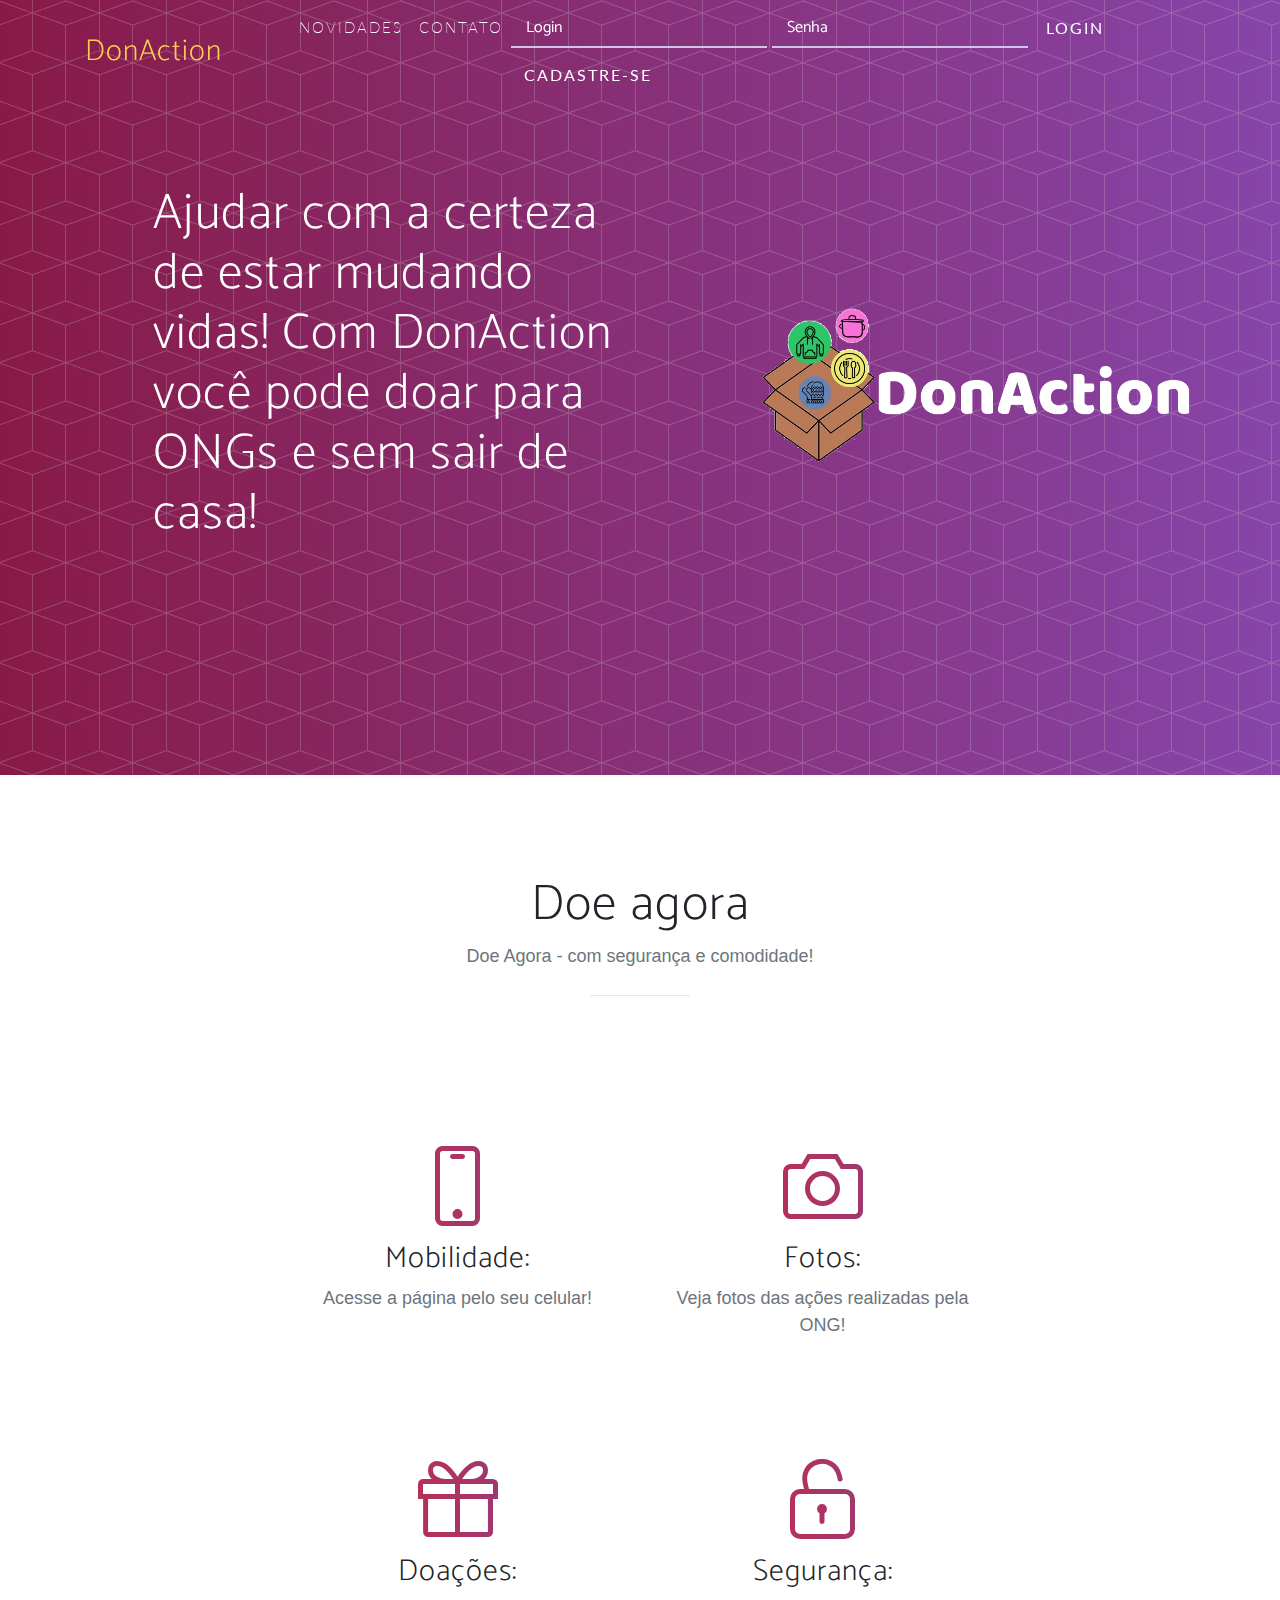
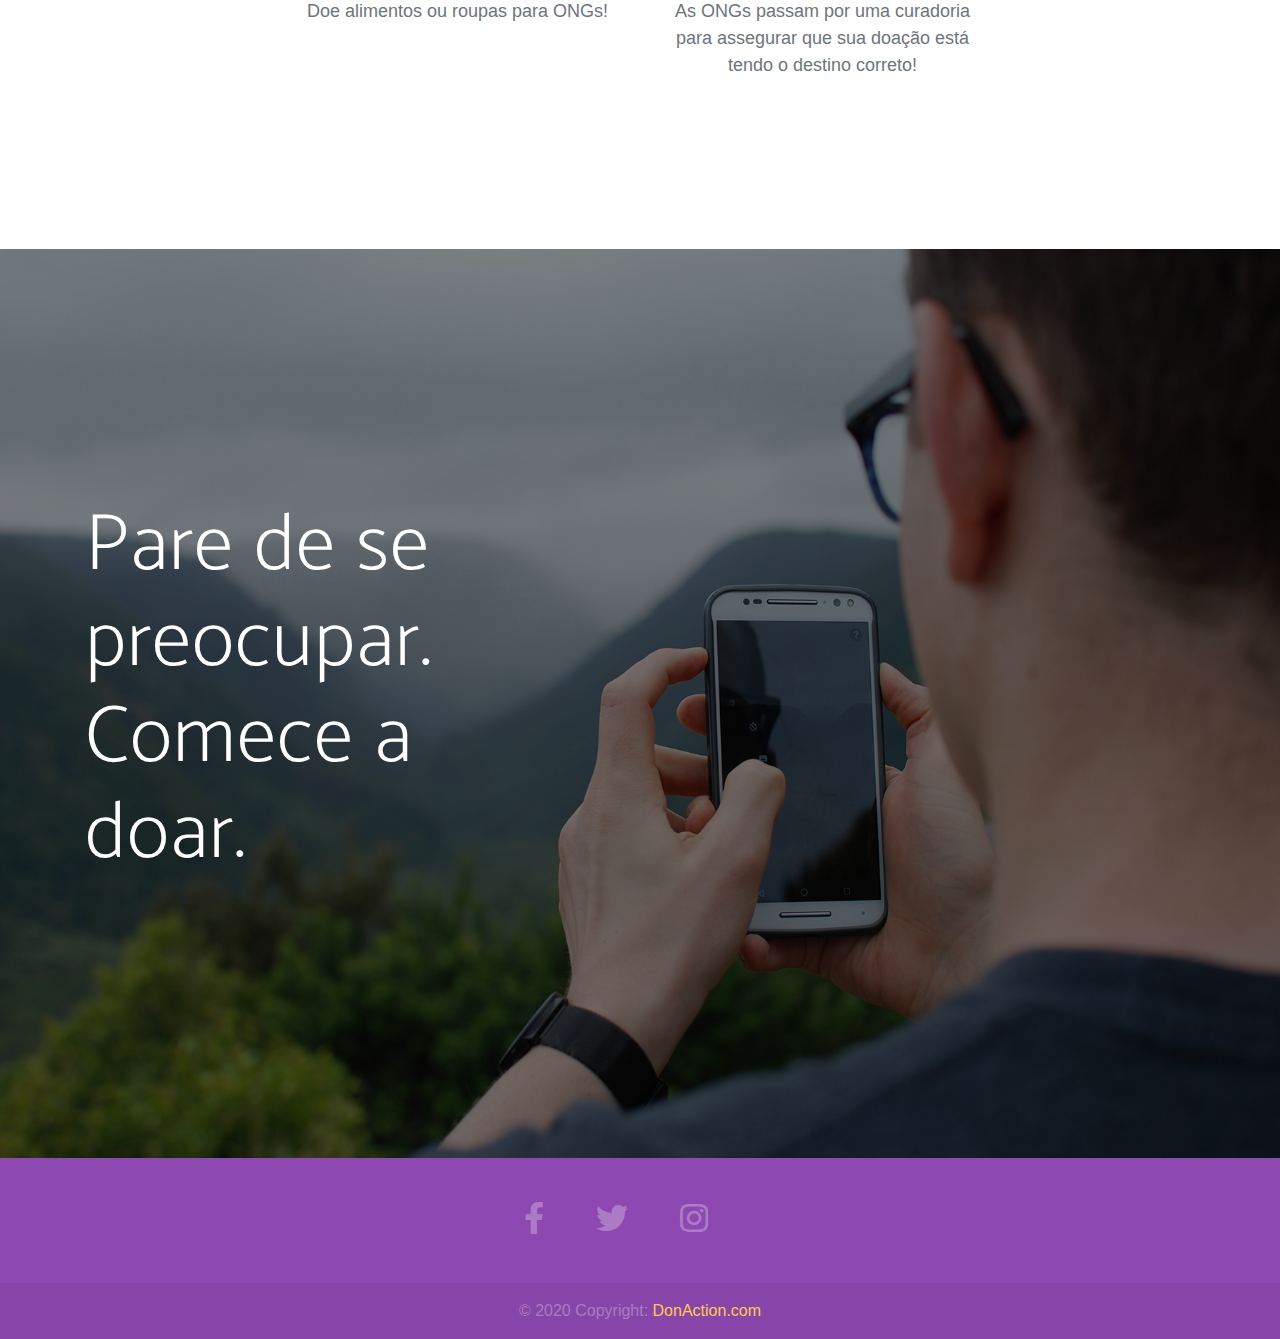
<file: index.html>
<!DOCTYPE html>
<html lang="en">

<head>

  <meta charset="utf-8">
  <meta name="viewport" content="width=device-width, initial-scale=1, shrink-to-fit=no">
  <meta name="description" content="">
  <meta name="author" content="">

  <title>DonAction</title>

  <!-- Bootstrap core CSS -->
  <link href="vendor/bootstrap/css/bootstrap.min.css" rel="stylesheet">

  <!-- Custom fonts for this template -->
  <link href="vendor/fontawesome-free/css/all.min.css" rel="stylesheet">
  <link rel="stylesheet" href="vendor/simple-line-icons/css/simple-line-icons.css">
  <link href="https://fonts.googleapis.com/css?family=Lato" rel="stylesheet">
  <link href="https://fonts.googleapis.com/css?family=Catamaran:100,200,300,400,500,600,700,800,900" rel="stylesheet">
  <link href="https://fonts.googleapis.com/css?family=Muli" rel="stylesheet">

  <!-- Plugin CSS -->
  <link rel="stylesheet" href="device-mockups/device-mockups.min.css">

  <!-- Custom styles for this template -->
  <link href="css/new-age.css" rel="stylesheet">

</head>

<body id="page-top">

  <!-- Navigation -->
  <nav class="navbar navbar-expand-lg navbar-light fixed-top" id="mainNav">
    <div class="container">
      <a class="navbar-brand js-scroll-trigger" href="#page-top">DonAction</a>
      <button class="navbar-toggler navbar-toggler-right" type="button" data-toggle="collapse" data-target="#navbarResponsive" aria-controls="navbarResponsive" aria-expanded="false" aria-label="Toggle navigation">
        Menu
        <i class="fas fa-bars"></i>
      </button>
      <div class="collapse navbar-collapse" id="navbarResponsive">
        <ul class="navbar-nav ml-auto">
          <li class="nav-item">
            <a class="nav-link js-scroll-trigger" href="#features">Novidades</a>
          </li>
          <li class="nav-item">
            <a class="nav-link js-scroll-trigger" href="#footer">Contato</a>
          </li>
          <li class="nav-item teste">
            <label class="field a-field a-field_a1">
              <input class="field__input a-field__input" name="Username" placeholder="Login" required>
            </label>
            <label class="field a-field a-field_a1">
              <input class="field__input a-field__input" name="Password" placeholder="Senha" required>
            </label>
            <button name="Entrar" class='btn btn-white'>Login</button>
            <button name="Cadastro" class='btn btn-white' >Cadastre-se</button>
          </li>
        </ul>
      </div>
    </div>
  </nav>

  <header class="masthead">
    <div class="container h-100">
      <div class="row h-100">
        <div class="col-lg-7 my-auto">
          <div class="header-content mx-auto">
            <h1 class="mb-5">Ajudar com a certeza de estar mudando vidas! Com DonAction você pode doar para ONGs e sem sair de casa!</h1>

          </div>
        </div>
        <div class="col-lg-5 my-auto">
          <img src="logo.png" class="img-fluid" alt="">
        </div>
      </div>
    </div>
  </header>

  <section class="features" id="features">
    <div class="container">
      <div class="section-heading text-center">
        <h2>Doe agora</h2>
        <p class="text-muted">Doe Agora - com segurança e comodidade!</p>
        <hr>
      </div>
      <div class="row">
        <div class='col-lg-2'></div>
        <div class="col-lg-8 my-auto">
          <div class="container-fluid">
            <div class="row">
              <div class="col-lg-6">
                <div class="feature-item">
                  <i class="icon-screen-smartphone text-primary"></i>
                  <h3>Mobilidade:</h3>
                  <p class="text-muted">Acesse a página pelo seu celular!</p>
                </div>
              </div>
              <div class="col-lg-6">
                <div class="feature-item">
                  <i class="icon-camera text-primary"></i>
                  <h3>Fotos:</h3>
                  <p class="text-muted">Veja fotos das ações realizadas pela ONG!</p>
                </div>
              </div>
            </div>
            <div class="row">
              <div class="col-lg-6">
                <div class="feature-item">
                  <i class="icon-present text-primary"></i>
                  <h3>Doações:</h3>
                  <p class="text-muted"> Doe alimentos ou roupas para ONGs!</p>
                </div>
              </div>
              <div class="col-lg-6">
                <div class="feature-item">
                  <i class="icon-lock-open text-primary"></i>
                  <h3>Segurança:</h3>
                  <p class="text-muted">As ONGs passam por uma curadoria para assegurar que sua doação está tendo o destino correto!</p>
                </div>
              </div>
            </div>
          </div>
        </div>
      </div>
    </div>
  </section>

  <section class="cta">
    <div class="cta-content">
      <div class="container">
        <h2>Pare de se preocupar.<br>Comece a doar.</h2>
      </div>
    </div>
    <div class="overlay"></div>
  </section>

  <!-- Footer -->
  <footer id='footer' class="page-footer footer font-small cyan darken-3">

    <!-- Footer Elements -->
    <div class="container">

      <!-- Grid row-->
      <div class="row">

        <!-- Grid column -->
        <div class="col-md-12 fn-5">
          <div class="mb-5 flex-center">

            <!-- Facebook -->
            <a class="fb-ic">
              <i class="fab fa-facebook-f fa-lg white-text mr-md-5 mr-3 fa-2x"> </i>
            </a>
            <!-- Twitter -->
            <a class="tw-ic">
              <i class="fab fa-twitter fa-lg white-text mr-md-5 mr-3 fa-2x"> </i>
            </a>
            <!--Instagram-->
            <a class="ins-ic">
              <i class="fab fa-instagram fa-lg white-text mr-md-5 mr-3 fa-2x"> </i>
            </a>
          </div>
        </div>
        <!-- Grid column -->

      </div>
      <!-- Grid row-->

    </div>
    <!-- Footer Elements -->

    <!-- Copyright -->
    <div class="footer-copyright text-center py-3">© 2020 Copyright:
      <a href="https://mdbootstrap.com/"> DonAction.com</a>
    </div>
    <!-- Copyright -->

  </footer>
  <!-- Footer -->

  <!-- Bootstrap core JavaScript -->
  <script src="vendor/jquery/jquery.min.js"></script>
  <script src="vendor/bootstrap/js/bootstrap.bundle.min.js"></script>


  <!-- Plugin JavaScript -->
  <script src="vendor/jquery-easing/jquery.easing.min.js"></script>

  <!-- Custom scripts for this template -->
  <script src="js/new-age.min.js"></script>

  <script src="script/front.js?V=1.0.6"></script>

</body>

</html>
</file>
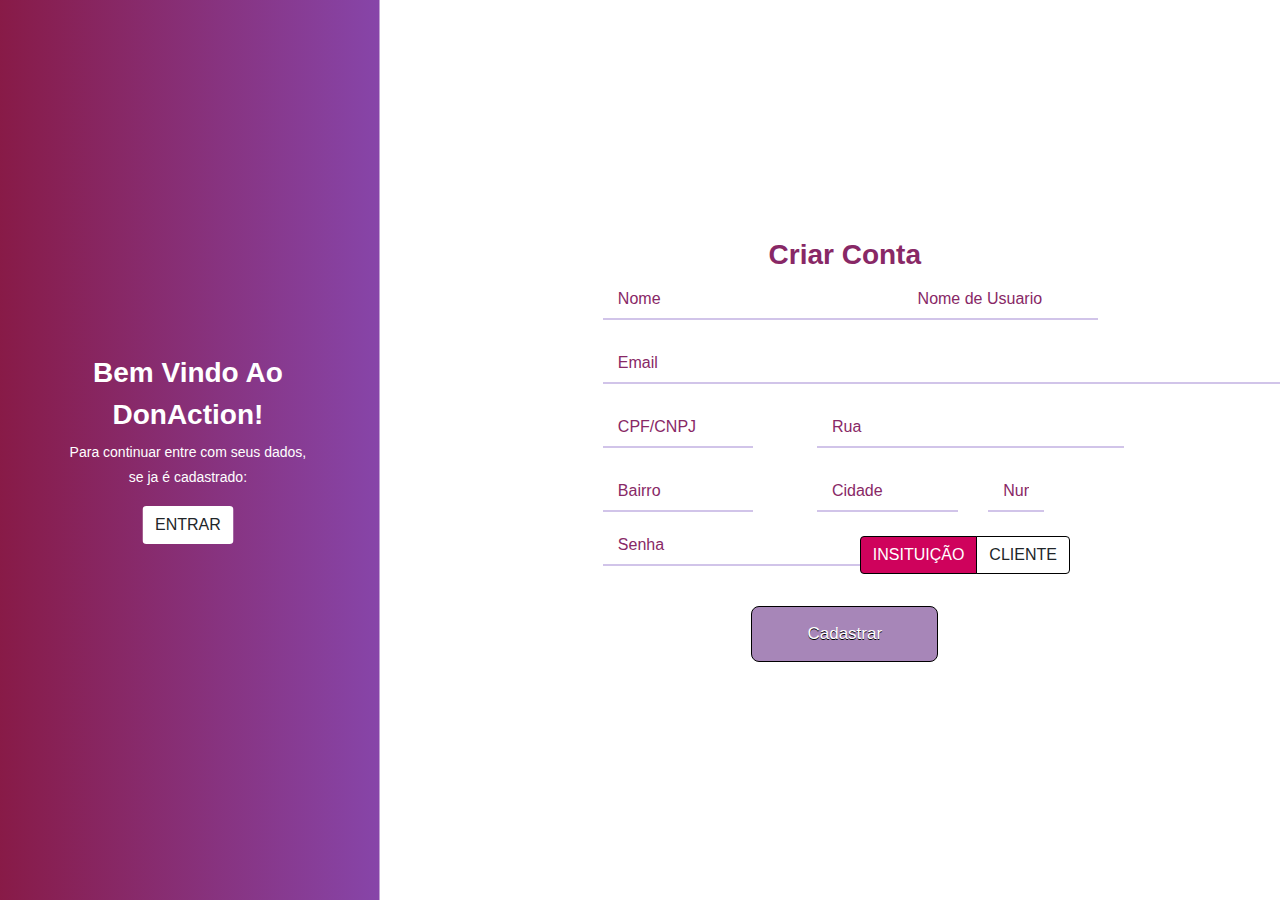
<file: cadastro2.html>
<!DOCTYPE html>
<html lang="pt-br">
<head>
    <meta charset="UTF-8">
    <meta name="viewport" content="width=device-width, initial-scale=1.0">
    <title>Document</title>
    <link rel="stylesheet" href="stylecad.css">
    <link rel="stylesheet" href="https://use.fontawesome.com/releases/v5.8.2/css/all.css"
    integrity="sha384-oS3vJWv+0UjzBfQzYUhtDYW+Pj2yciDJxpsK1OYPAYjqT085Qq/1cq5FLXAZQ7Ay" crossorigin="anonymous">
    <link rel="stylesheet" href="https://stackpath.bootstrapcdn.com/bootstrap/4.3.1/css/bootstrap.min.css" integrity="sha384-ggOyR0iXCbMQv3Xipma34MD+dH/1fQ784/j6cY/iJTQUOhcWr7x9JvoRxT2MZw1T" crossorigin="anonymous">
</head>
<body>
    <div class="conteudo">

      <div class="terceira-coluna">
          <div class="content-terceira">
              <h2 class="title title-primary">Bem Vindo ao</h2>
              <h2 class="title title-primary">DonAction!</h2>
              <p class="decricao decricao-primary">Para continuar entre com seus dados,</p>
              <p class="decricao decricao-primary">se ja é cadastrado:</p>
              <button class="btn btn-voltar">Entrar</button>
          </div>
      </div>



        <div class="segunda-coluna"> <!--Aqui ficara o formulario e midias sociais-->

            <div class="social-midia alinhar"> <!--Midias sociais-->
                <h2 class="title title-second">Criar Conta</h2>
            </div>
            <div class='cad'>
              <div class='row'>
                <div class='col-md-6'>
                  <label class="field a-field a-field_a1">
                    <input class="field__input a-field__input nome" name="nome" placeholder="Nome" required>
                  </label>
                </div>
                <div class='col-md-5 offset-md-1'>
                  <label class="field a-field a-field_a1">
                    <input class="field__input a-field__input username" name="username" placeholder="Nome de Usuario" required>
                  </label>
                </div>
              </div>

              <div class='row'>
                <div class='col-md-12'>
                  <label class="field a-field a-field_a1">
                    <input class="field__input a-field__input email" name="Email" placeholder="Email" required>
                  </label>
                </div>
              </div>
              <div class='row'>
                <div class='col-md-4'>
                  <label class="field a-field a-field_a1">
                    <input class="field__input a-field__input username" name="CPF" placeholder="CPF/CNPJ" required>
                  </label>
                </div>
                <div class='col-md-5 offset-md-1'>
                  <label class="field a-field a-field_a1">
                    <input class="field__input a-field__input rua" name="Rua" placeholder="Rua" required>
                  </label>
                </div>
              </div>
              <div class='row'>
                <div class='col-md-4'>
                  <label class="field a-field a-field_a1">
                    <input class="field__input a-field__input bairro" name="Bairro" placeholder="Bairro" required>
                  </label>
                </div>
                <div class='col-md-4 offset-md-1'>
                  <label class="field a-field a-field_a1">
                    <input class="field__input a-field__input cidade" name="Cidade" placeholder="Cidade" required>
                  </label>
                </div>
                <div class='col-md-2'>
                  <label class="field a-field a-field_a1">
                    <input class="field__input a-field__input numero" name="Numero" placeholder="Numero" required>
                  </label>
                </div>
              </div>
              <div class='row'>
                <div class='col-md-6'>
                  <label class="field a-field a-field_a1">
                    <input class="field__input a-field__input senha" name="Senha" placeholder="Senha" required>
                  </label>
                </div>
                <div class='col-md-6'>
                  <div class="btn-group btn-group-toggle radio" data-toggle="buttons">
                    <label class="btn btn-radio active">
                      <input type="radio" name="tipo" value='instituicao' autocomplete="off" checked> Insituição
                    </label>
                    <label class="btn btn-radio">
                      <input type="radio" name="tipo" value='cliente' autocomplete="off"> Cliente
                    </label>
                  </div>
                </div>
              </div>
            </div>

            <button href="#" name='Cadastrar' class="btnCad">Cadastrar</button>
        </div>

    </div>
    <script src="https://code.jquery.com/jquery-3.5.1.slim.min.js" integrity="sha384-DfXdz2htPH0lsSSs5nCTpuj/zy4C+OGpamoFVy38MVBnE+IbbVYUew+OrCXaRkfj" crossorigin="anonymous"></script>
    <script src="https://cdn.jsdelivr.net/npm/popper.js@1.16.0/dist/umd/popper.min.js" integrity="sha384-Q6E9RHvbIyZFJoft+2mJbHaEWldlvI9IOYy5n3zV9zzTtmI3UksdQRVvoxMfooAo" crossorigin="anonymous"></script>
    <script src="https://stackpath.bootstrapcdn.com/bootstrap/4.5.0/js/bootstrap.min.js" integrity="sha384-OgVRvuATP1z7JjHLkuOU7Xw704+h835Lr+6QL9UvYjZE3Ipu6Tp75j7Bh/kR0JKI" crossorigin="anonymous"></script>
    <script type="text/javascript" src="https://cdnjs.cloudflare.com/ajax/libs/jquery/3.1.1/jquery.min.js"></script>

    <script src="script/cadastro.js"></script>

</body>
</html>
</file>
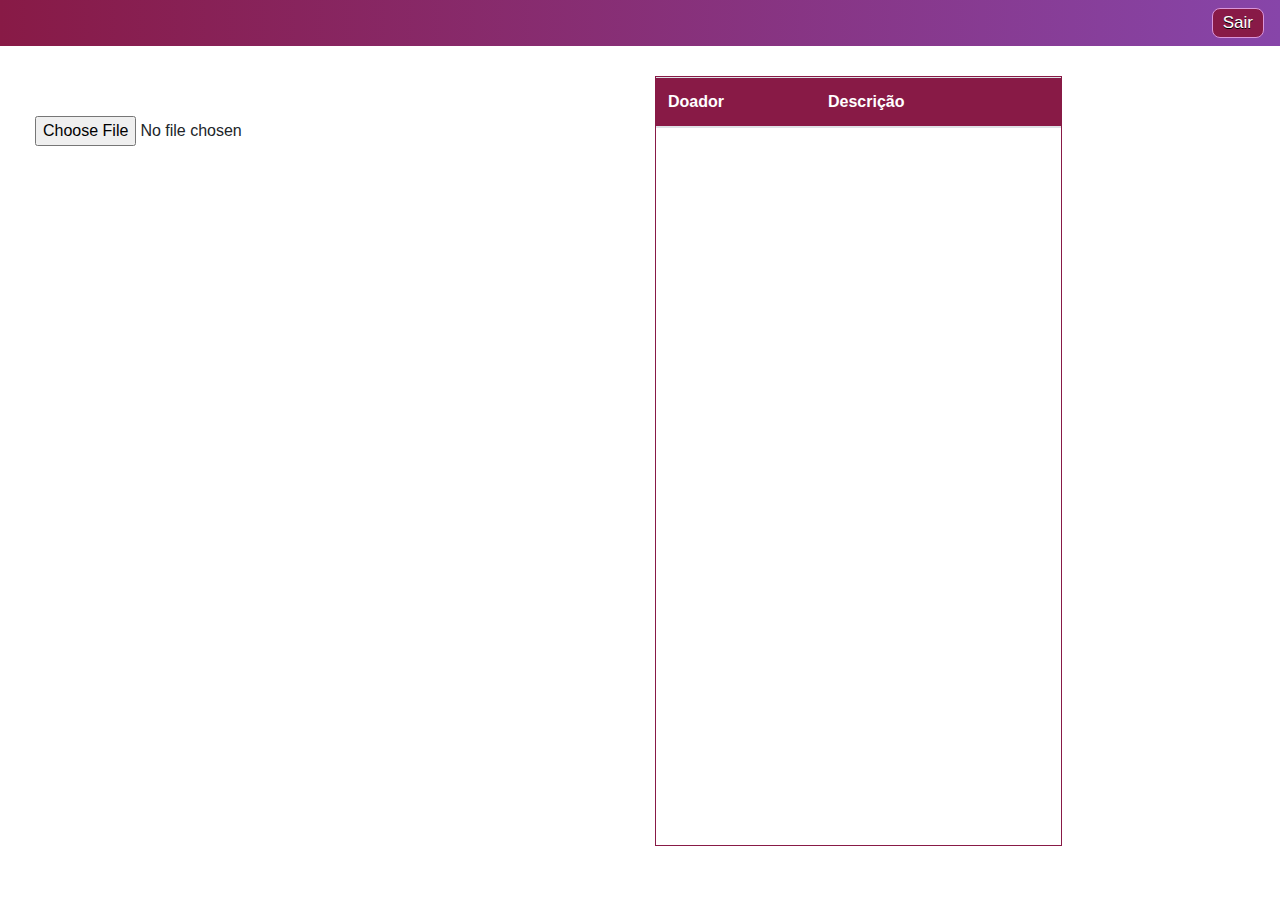
<file: Instituicao/Instituicao.html>
<!DOCTYPE html>
<html lang="en">
<head>
  <title>Instituição</title>
  <meta charset="utf-8">
  <meta name="viewport" content="width=device-width, initial-scale=1">
  <link rel="stylesheet" href="https://maxcdn.bootstrapcdn.com/bootstrap/4.4.1/css/bootstrap.min.css">
  <script src="https://ajax.googleapis.com/ajax/libs/jquery/3.4.1/jquery.min.js"></script>
  <script src="https://cdnjs.cloudflare.com/ajax/libs/popper.js/1.16.0/umd/popper.min.js"></script>
  <script src="https://maxcdn.bootstrapcdn.com/bootstrap/4.4.1/js/bootstrap.min.js"></script>
  <link href="/style/front.css"></link>
  <style>
  .teste {
      background-color: lightgrey;
      width: 204px;
      border: 3px solid green;
      padding: 12px;
      margin: 20px;
      height: 55px;
  }
  /* Style the tab */
  .tab {
      overflow: hidden;
      border: 1px solid #ccc;
      background-color: #f1f1f1;
    }

    /* Style the buttons inside the tab */
    .tab a {
      background-color: inherit;
      float: left;
      border: none;
      outline: none;
      cursor: pointer;
      padding: 14px 16px;
      transition: 0.3s;
      font-size: 17px;
    }

    /* Change background color of buttons on hover */
    .tab a:hover {
      background-color: #ddd;
    }

    /* Create an active/current tablink class */
    .tab a.active {
      background-color: #ccc;
    }

    /* Style the tab content */
    .tabcontent {
      display: none;
      padding: 6px 12px;
      border: 1px solid #ccc;
      border-top: none;
    }

    .background-login{
      background-color: #ccc;
    }

    .top-10{
        margin-top: 10px;
    }

    textarea {
        resize: none;
    }
    .navbar.navbar-expand-lg{
      background: linear-gradient(to left, #8745a9, #881a46) !important;
    }

    .navbar-nav a{
      color: #FFF !important;
    }

    #imgElem{
      padding: 35px;
    }

    .painel-md{
      margin-top: 30px;
    }

    .painel{
      border: 1px solid #881a46;
      height: 770px;
      overflow: auto;
    }

    .nome{
      width: 160px;
    }

    [type='file']{
      padding-left: 35px;
    }

    .info{
      padding: 34px;
    }

    .thead{
      background-color: #881a46;
      color: white;
    }

    .btn-sair {
      background-color: #881a47 !important;
          border-radius: 8px;
          border: 1px solid #da95da;
          display: inline-block;
          cursor: pointer;
          color: #ffffff;
          font-family: Arial;
          font-size: 17px;
          padding: 1px 10px;
          text-decoration: none;
          text-shadow: 0px 1px 0px #000000;
    }
    .btn-sair:hover {
    	background-color:#9a61b8;
    }
    .btn-sair:active {
    	position:relative;
    	top:1px;
    }


    </style>
</head>
<body>

    <nav class="navbar navbar-expand-lg navbar-light bg-light">
        <a class="navbar-brand" href="#"></a>
        <button class="navbar-toggler" type="button" data-toggle="collapse" data-target="#navbarText" aria-controls="navbarText" aria-expanded="false" aria-label="Toggle navigation">
          <span class="navbar-toggler-icon"></span>
        </button>
        <div class="collapse navbar-collapse" id="navbarText">
          <ul class="navbar-nav mr-auto">
            <li class="nav-item active">
              <a class="nav-link" href="#"> <span class="sr-only">(current)</span></a>
            </li>
            <div>

            </div>
          </ul>
          <input type='hidden' name='info'>
        </div>
        <button class='btn-sair' >Sair</button>
      </nav>
<!-- <button name='btnUser' >Ver Doações</button> -->
      <div class='row'>
          <div class='col-md-6'>
            <div class='img'>
              <img id="imgElem"></img></br>
                <input type='file' onchange="encodeImageFileAsURL(this)" >
            </div>




          </div>
          <div class='col-md-6'>
            <div class='row'>
              <div class='col-md-8 painel-md'>
                <div class='painel'>
                  <table class="table">
                    <thead class="thead">
                      <tr>
                        <th scope="col" class='nome'>Doador</th>
                        <th scope="col">Descrição</th>
                        <th scope="col"></th>
                      </tr>
                    </thead>
                    <tbody class='tbody-doacao'>
                    </tbody>
                  </table>
                </div>
              </div>
            </div>
        </div>
      </div>


      <div class="modal fade" id="myModal" role="dialog">
        <div class="modal-dialog">

          <!-- Modal content-->
          <div class="modal-content">
            <div class="modal-header">
              <h4 class="modal-title">Doações</h4>
              <button type="button" class="close" data-dismiss="modal">&times;</button>
            </div>
            <div class="modal-body">

            </div>
            <div class="modal-footer">
              <button type="button" class="btn btn-default" data-dismiss="modal">Fechar</button>
            </div>
          </div>

        </div>
      </div>


        <script src="script/Instituicao.js?V=1.0.3" type="text/javascript"></script>
        <script src="script/moment.js" type="text/javascript"></script>
        <script >
        function encodeImageFileAsURL(element) {
              var file = element.files[0];
              var reader = new FileReader();
              reader.onloadend = function() {
                var settings = {
                  "url": "http://localhost:3000/foto",
                    "method": "POST",
                    "timeout": 0,
                    "headers": {
                      "Content-Type": "application/json",
                      "token": localStorage.getItem('token')
                    },
                    "data": JSON.stringify({"source": reader.result})
                  };

                $.ajax(settings).done(function (response) {
                  console.log(response);
                  renderFoto()
                });
                }
              reader.readAsDataURL(file);
          }

          renderFoto = () => {
            var settings = {
                  "url": "http://localhost:3000/getFoto",
                    "method": "GET",
                    "timeout": 0,
                    "headers": {
                      "Content-Type": "application/json",
                      "token": localStorage.getItem('token')
                    }
                  };

                $.ajax(settings).done(function (response) {

                  var baseStr64 = response;
                  imgElem.setAttribute('src', "data:image/jpg;base64," + baseStr64);
                });
          }
          renderFoto()
        </script>
</body>
</html>
</file>
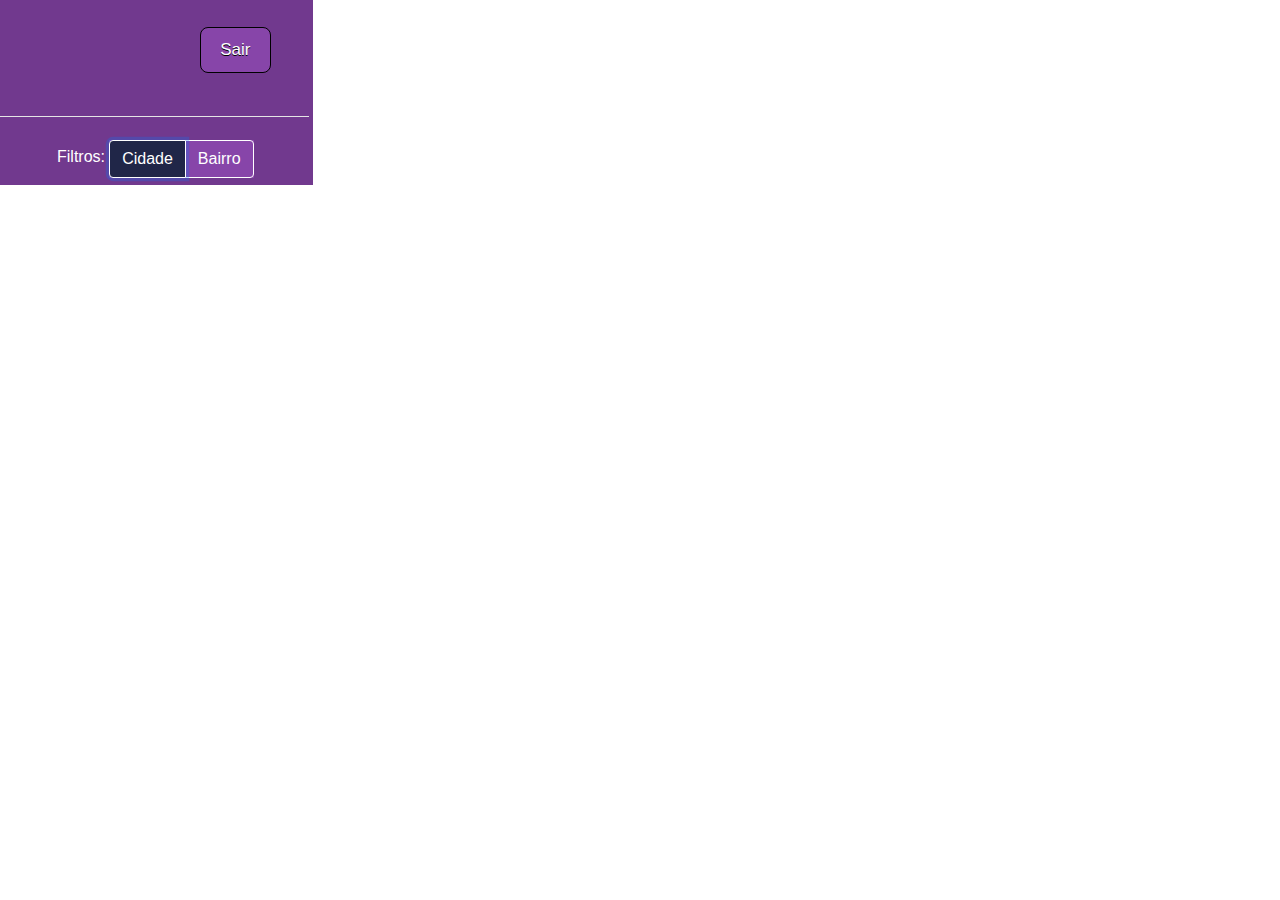
<file: User/User.html>
<!DOCTYPE html>
<html lang="en">
<head>
  <title>Usuário</title>
  <meta charset="utf-8">
  <meta name="viewport" content="width=device-width, initial-scale=1">
  <link rel="stylesheet" href="https://maxcdn.bootstrapcdn.com/bootstrap/4.4.1/css/bootstrap.min.css">
  <script src="https://ajax.googleapis.com/ajax/libs/jquery/3.4.1/jquery.min.js"></script>
  <script src="https://cdnjs.cloudflare.com/ajax/libs/popper.js/1.16.0/umd/popper.min.js"></script>
  <script src="https://maxcdn.bootstrapcdn.com/bootstrap/4.4.1/js/bootstrap.min.js"></script>
  <link href="/style/front.css"></link>
  <style>
  .teste {
      background-color: #7a3f98;
      width: 260px;
      border: 3px solid #7a3f98;
      padding: 12px;
      height: 55px;
      color: #FFF;
  }
  /* Style the tab */
  .tab {
      overflow: hidden;
      border: 1px solid #ccc;
      background-color: #f1f1f1;
    }

    /* Style the buttons inside the tab */
    .tab a {
      background-color: inherit;
      float: left;
      border: none;
      outline: none;
      cursor: pointer;
      padding: 14px 16px;
      transition: 0.3s;
      font-size: 17px;
    }

    /* Change background color of buttons on hover */
    .tab a:hover {
      background-color: #ddd;
    }

    /* Create an active/current tablink class */
    .tab a.active {
      background-color: #ccc;
    }

    /* Style the tab content */
    .tabcontent {
      display: none;
      padding: 6px 12px;
      border: 1px solid #ccc;
      border-top: none;
    }

    .background-login{
      background-color: #ccc;
    }

    .top-10{
        margin-top: 10px;
    }
    .a{
      background-color: #71398e;
      color: #FFF;
    }
    .b{
      height: -webkit-fill-available;
    }

    .nav{
      padding: 27px;
    }

    .btn-sair {
    	background-color:#8745a9;
    	border-radius:8px;
    	border:1px solid #000000;
    	display:inline-block;
    	cursor:pointer;
    	color:#ffffff;
    	font-family:Arial;
    	font-size:17px;
    	padding:9px 19px;
    	text-decoration:none;
    	text-shadow:0px 1px 0px #000000;
      margin-left: auto;
    }
    .btn-sair:hover {
    	background-color:#3d467a;
    }
    .btn-sair:active {
    	position:relative;
    	top:1px;
    }

    hr{
      background-color: #FFF;
    width: 104%;
    }
    .radio .active{
      background-color: #202648;
    }
    .radio{
      background-color: #8745a9;
    }

    .row-filtros .btn{
      color:#FFF !important;
      border: 1px solid #FFF;
    }
    .filtros p{
          padding: 5px 0px 0px 57px;
    }

    .row-filtros{
          margin-top: 8%;
    }
    .nav p{
      font-size: 22px;
    }
    .foto{
      margin-top: 2%;
      margin-left: 2%;
    }

    #myModal textarea{
      width: 100%;
      resize: none
    }

    [name='enviar'] {
    	background-color:#72398e;
    	border-radius:8px;
    	border:1px solid #8f398f;
    	display:inline-block;
    	cursor:pointer;
    	color:#ffffff;
    	font-family:Arial;
      font-size: 16px;
      padding: 4px 11px;
    	text-decoration:none;
    	text-shadow:0px 1px 0px #000000;
    }
    [name='enviar']:hover {
    	background-color:#9a61b8 !important;
      color: #FFFFFF;
    }
    [name='enviar']:active {
    	position:relative;
    	top:1px;
    }

    [data-dismiss="modal"] {
      background-color:#72398e;
      border-radius:8px;
      border:1px solid #8f398f;
      display:inline-block;
      cursor:pointer;
      color:#ffffff;
      font-family:Arial;
      font-size: 16px;
      padding: 4px 11px;
      text-decoration:none;
      text-shadow:0px 1px 0px #000000;
    }
    [data-dismiss="modal"]:hover {
      background-color:#9a61b8 !important;
      color: #FFFFFF;
    }
    [data-dismiss="modal"]:active {
      position:relative;
      top:1px;
    }



    </style>
</head>
<body>


      <div class='row b'>
        <div class='col-md-3 a'>
          <div class='nav'>
            <p></p>
            <button class='btn-sair' >Sair</button>
          </div>
          <hr>
          <div class='row row-filtros'>
            <div class='col-md-4 filtros'>
              <p>Filtros: </p>
            </div>
            <div class='col-md-8'>
              <div class="btn-group btn-group-toggle radio" data-toggle="buttons">
                <label class="btn btn-radio active">
                  <input type="radio" name="filtro" value='City' autocomplete="off" checked> Cidade
                </label>
                <label class="btn btn-radio ">
                  <input type="radio" name="filtro" value='Neighborhood' autocomplete="off" > Bairro
                </label>

              </div>
            </div>
          </div>

          </div>
          <div class='col-md-8'>
            <div class='row cards'>
            </div>
          </div>
          <div class='col-md-1'></div>
        </div>


      </div>


      <div class="modal fade" id="myModal" role="dialog">
          <div class="modal-dialog">

            <!-- Modal content-->
            <div class="modal-content">
              <div class="modal-header">
                <h4 class="modal-title">Instituicao: </h4>
                <button type="button" class="close" data-dismiss="modal">&times;</button>
              </div>
              <div class="modal-body">
                <textarea name='descricao' placeholder="Escreva aqui o que você quer doar"></textarea>
              </div>
              <div class="modal-footer">
                <button type="button" class="btn" name='enviar'>Enviar</button>
                <button type="button" class="btn" data-dismiss="modal">Fechar</button>
              </div>
            </div>

          </div>
        </div>


        <!-- Modal -->
<div class="modal fade" id="exampleModal" tabindex="-1" role="dialog" aria-labelledby="exampleModalLabel" aria-hidden="true">
  <div class="modal-dialog">

    <!-- Modal content-->
    <div class="modal-content">
      <div class="modal-header">
        <h4 class="modal-title">Instituicao</h4>
        <button type="button" class="close" data-dismiss="modal">&times;</button>
      </div>
      <div class="modal-body">
        <textarea name='descricao' placeholder="Escreva aqui o que você quer doar"></textarea>
      </div>
      <div class="modal-footer">
        <button type="button" class="btn btn-default" name='enviar'>Enviar</button>
        <button type="button" class="btn btn-default" data-dismiss="modal">Close</button>
      </div>
    </div>

  </div>
</div>
<script src="https://ajax.googleapis.com/ajax/libs/jquery/1.11.1/jquery.min.js"></script>

        <script src="script/User.js?V1.0.3" type="text/javascript"></script>
        <script src="script/moment.js" type="text/javascript"></script>
        <!-- jQuery library -->
<script src="https://ajax.googleapis.com/ajax/libs/jquery/1.12.4/jquery.min.js"></script>

<!-- Latest compiled JavaScript -->
<script src="http://maxcdn.bootstrapcdn.com/bootstrap/3.3.7/js/bootstrap.min.js"></script>


        <script src="https://stackpath.bootstrapcdn.com/bootstrap/4.5.0/js/bootstrap.min.js" integrity="sha384-OgVRvuATP1z7JjHLkuOU7Xw704+h835Lr+6QL9UvYjZE3Ipu6Tp75j7Bh/kR0JKI" crossorigin="anonymous"></script>

</body>
</html>
</file>
<file: vendor/simple-line-icons/css/simple-line-icons.css>
@font-face {
  font-family: 'simple-line-icons';
  src: url('../fonts/Simple-Line-Icons.eot?v=2.4.0');
  src: url('../fonts/Simple-Line-Icons.eot?v=2.4.0#iefix') format('embedded-opentype'), url('../fonts/Simple-Line-Icons.woff2?v=2.4.0') format('woff2'), url('../fonts/Simple-Line-Icons.ttf?v=2.4.0') format('truetype'), url('../fonts/Simple-Line-Icons.woff?v=2.4.0') format('woff'), url('../fonts/Simple-Line-Icons.svg?v=2.4.0#simple-line-icons') format('svg');
  font-weight: normal;
  font-style: normal;
}
/*
 Use the following CSS code if you want to have a class per icon.
 Instead of a list of all class selectors, you can use the generic [class*="icon-"] selector, but it's slower:
*/
.icon-user,
.icon-people,
.icon-user-female,
.icon-user-follow,
.icon-user-following,
.icon-user-unfollow,
.icon-login,
.icon-logout,
.icon-emotsmile,
.icon-phone,
.icon-call-end,
.icon-call-in,
.icon-call-out,
.icon-map,
.icon-location-pin,
.icon-direction,
.icon-directions,
.icon-compass,
.icon-layers,
.icon-menu,
.icon-list,
.icon-options-vertical,
.icon-options,
.icon-arrow-down,
.icon-arrow-left,
.icon-arrow-right,
.icon-arrow-up,
.icon-arrow-up-circle,
.icon-arrow-left-circle,
.icon-arrow-right-circle,
.icon-arrow-down-circle,
.icon-check,
.icon-clock,
.icon-plus,
.icon-minus,
.icon-close,
.icon-event,
.icon-exclamation,
.icon-organization,
.icon-trophy,
.icon-screen-smartphone,
.icon-screen-desktop,
.icon-plane,
.icon-notebook,
.icon-mustache,
.icon-mouse,
.icon-magnet,
.icon-energy,
.icon-disc,
.icon-cursor,
.icon-cursor-move,
.icon-crop,
.icon-chemistry,
.icon-speedometer,
.icon-shield,
.icon-screen-tablet,
.icon-magic-wand,
.icon-hourglass,
.icon-graduation,
.icon-ghost,
.icon-game-controller,
.icon-fire,
.icon-eyeglass,
.icon-envelope-open,
.icon-envelope-letter,
.icon-bell,
.icon-badge,
.icon-anchor,
.icon-wallet,
.icon-vector,
.icon-speech,
.icon-puzzle,
.icon-printer,
.icon-present,
.icon-playlist,
.icon-pin,
.icon-picture,
.icon-handbag,
.icon-globe-alt,
.icon-globe,
.icon-folder-alt,
.icon-folder,
.icon-film,
.icon-feed,
.icon-drop,
.icon-drawer,
.icon-docs,
.icon-doc,
.icon-diamond,
.icon-cup,
.icon-calculator,
.icon-bubbles,
.icon-briefcase,
.icon-book-open,
.icon-basket-loaded,
.icon-basket,
.icon-bag,
.icon-action-undo,
.icon-action-redo,
.icon-wrench,
.icon-umbrella,
.icon-trash,
.icon-tag,
.icon-support,
.icon-frame,
.icon-size-fullscreen,
.icon-size-actual,
.icon-shuffle,
.icon-share-alt,
.icon-share,
.icon-rocket,
.icon-question,
.icon-pie-chart,
.icon-pencil,
.icon-note,
.icon-loop,
.icon-home,
.icon-grid,
.icon-graph,
.icon-microphone,
.icon-music-tone-alt,
.icon-music-tone,
.icon-earphones-alt,
.icon-earphones,
.icon-equalizer,
.icon-like,
.icon-dislike,
.icon-control-start,
.icon-control-rewind,
.icon-control-play,
.icon-control-pause,
.icon-control-forward,
.icon-control-end,
.icon-volume-1,
.icon-volume-2,
.icon-volume-off,
.icon-calendar,
.icon-bulb,
.icon-chart,
.icon-ban,
.icon-bubble,
.icon-camrecorder,
.icon-camera,
.icon-cloud-download,
.icon-cloud-upload,
.icon-envelope,
.icon-eye,
.icon-flag,
.icon-heart,
.icon-info,
.icon-key,
.icon-link,
.icon-lock,
.icon-lock-open,
.icon-magnifier,
.icon-magnifier-add,
.icon-magnifier-remove,
.icon-paper-clip,
.icon-paper-plane,
.icon-power,
.icon-refresh,
.icon-reload,
.icon-settings,
.icon-star,
.icon-symbol-female,
.icon-symbol-male,
.icon-target,
.icon-credit-card,
.icon-paypal,
.icon-social-tumblr,
.icon-social-twitter,
.icon-social-facebook,
.icon-social-instagram,
.icon-social-linkedin,
.icon-social-pinterest,
.icon-social-github,
.icon-social-google,
.icon-social-reddit,
.icon-social-skype,
.icon-social-dribbble,
.icon-social-behance,
.icon-social-foursqare,
.icon-social-soundcloud,
.icon-social-spotify,
.icon-social-stumbleupon,
.icon-social-youtube,
.icon-social-dropbox,
.icon-social-vkontakte,
.icon-social-steam {
  font-family: 'simple-line-icons';
  speak: none;
  font-style: normal;
  font-weight: normal;
  font-variant: normal;
  text-transform: none;
  line-height: 1;
  /* Better Font Rendering =========== */
  -webkit-font-smoothing: antialiased;
  -moz-osx-font-smoothing: grayscale;
}
.icon-user:before {
  content: "\e005";
}
.icon-people:before {
  content: "\e001";
}
.icon-user-female:before {
  content: "\e000";
}
.icon-user-follow:before {
  content: "\e002";
}
.icon-user-following:before {
  content: "\e003";
}
.icon-user-unfollow:before {
  content: "\e004";
}
.icon-login:before {
  content: "\e066";
}
.icon-logout:before {
  content: "\e065";
}
.icon-emotsmile:before {
  content: "\e021";
}
.icon-phone:before {
  content: "\e600";
}
.icon-call-end:before {
  content: "\e048";
}
.icon-call-in:before {
  content: "\e047";
}
.icon-call-out:before {
  content: "\e046";
}
.icon-map:before {
  content: "\e033";
}
.icon-location-pin:before {
  content: "\e096";
}
.icon-direction:before {
  content: "\e042";
}
.icon-directions:before {
  content: "\e041";
}
.icon-compass:before {
  content: "\e045";
}
.icon-layers:before {
  content: "\e034";
}
.icon-menu:before {
  content: "\e601";
}
.icon-list:before {
  content: "\e067";
}
.icon-options-vertical:before {
  content: "\e602";
}
.icon-options:before {
  content: "\e603";
}
.icon-arrow-down:before {
  content: "\e604";
}
.icon-arrow-left:before {
  content: "\e605";
}
.icon-arrow-right:before {
  content: "\e606";
}
.icon-arrow-up:before {
  content: "\e607";
}
.icon-arrow-up-circle:before {
  content: "\e078";
}
.icon-arrow-left-circle:before {
  content: "\e07a";
}
.icon-arrow-right-circle:before {
  content: "\e079";
}
.icon-arrow-down-circle:before {
  content: "\e07b";
}
.icon-check:before {
  content: "\e080";
}
.icon-clock:before {
  content: "\e081";
}
.icon-plus:before {
  content: "\e095";
}
.icon-minus:before {
  content: "\e615";
}
.icon-close:before {
  content: "\e082";
}
.icon-event:before {
  content: "\e619";
}
.icon-exclamation:before {
  content: "\e617";
}
.icon-organization:before {
  content: "\e616";
}
.icon-trophy:before {
  content: "\e006";
}
.icon-screen-smartphone:before {
  content: "\e010";
}
.icon-screen-desktop:before {
  content: "\e011";
}
.icon-plane:before {
  content: "\e012";
}
.icon-notebook:before {
  content: "\e013";
}
.icon-mustache:before {
  content: "\e014";
}
.icon-mouse:before {
  content: "\e015";
}
.icon-magnet:before {
  content: "\e016";
}
.icon-energy:before {
  content: "\e020";
}
.icon-disc:before {
  content: "\e022";
}
.icon-cursor:before {
  content: "\e06e";
}
.icon-cursor-move:before {
  content: "\e023";
}
.icon-crop:before {
  content: "\e024";
}
.icon-chemistry:before {
  content: "\e026";
}
.icon-speedometer:before {
  content: "\e007";
}
.icon-shield:before {
  content: "\e00e";
}
.icon-screen-tablet:before {
  content: "\e00f";
}
.icon-magic-wand:before {
  content: "\e017";
}
.icon-hourglass:before {
  content: "\e018";
}
.icon-graduation:before {
  content: "\e019";
}
.icon-ghost:before {
  content: "\e01a";
}
.icon-game-controller:before {
  content: "\e01b";
}
.icon-fire:before {
  content: "\e01c";
}
.icon-eyeglass:before {
  content: "\e01d";
}
.icon-envelope-open:before {
  content: "\e01e";
}
.icon-envelope-letter:before {
  content: "\e01f";
}
.icon-bell:before {
  content: "\e027";
}
.icon-badge:before {
  content: "\e028";
}
.icon-anchor:before {
  content: "\e029";
}
.icon-wallet:before {
  content: "\e02a";
}
.icon-vector:before {
  content: "\e02b";
}
.icon-speech:before {
  content: "\e02c";
}
.icon-puzzle:before {
  content: "\e02d";
}
.icon-printer:before {
  content: "\e02e";
}
.icon-present:before {
  content: "\e02f";
}
.icon-playlist:before {
  content: "\e030";
}
.icon-pin:before {
  content: "\e031";
}
.icon-picture:before {
  content: "\e032";
}
.icon-handbag:before {
  content: "\e035";
}
.icon-globe-alt:before {
  content: "\e036";
}
.icon-globe:before {
  content: "\e037";
}
.icon-folder-alt:before {
  content: "\e039";
}
.icon-folder:before {
  content: "\e089";
}
.icon-film:before {
  content: "\e03a";
}
.icon-feed:before {
  content: "\e03b";
}
.icon-drop:before {
  content: "\e03e";
}
.icon-drawer:before {
  content: "\e03f";
}
.icon-docs:before {
  content: "\e040";
}
.icon-doc:before {
  content: "\e085";
}
.icon-diamond:before {
  content: "\e043";
}
.icon-cup:before {
  content: "\e044";
}
.icon-calculator:before {
  content: "\e049";
}
.icon-bubbles:before {
  content: "\e04a";
}
.icon-briefcase:before {
  content: "\e04b";
}
.icon-book-open:before {
  content: "\e04c";
}
.icon-basket-loaded:before {
  content: "\e04d";
}
.icon-basket:before {
  content: "\e04e";
}
.icon-bag:before {
  content: "\e04f";
}
.icon-action-undo:before {
  content: "\e050";
}
.icon-action-redo:before {
  content: "\e051";
}
.icon-wrench:before {
  content: "\e052";
}
.icon-umbrella:before {
  content: "\e053";
}
.icon-trash:before {
  content: "\e054";
}
.icon-tag:before {
  content: "\e055";
}
.icon-support:before {
  content: "\e056";
}
.icon-frame:before {
  content: "\e038";
}
.icon-size-fullscreen:before {
  content: "\e057";
}
.icon-size-actual:before {
  content: "\e058";
}
.icon-shuffle:before {
  content: "\e059";
}
.icon-share-alt:before {
  content: "\e05a";
}
.icon-share:before {
  content: "\e05b";
}
.icon-rocket:before {
  content: "\e05c";
}
.icon-question:before {
  content: "\e05d";
}
.icon-pie-chart:before {
  content: "\e05e";
}
.icon-pencil:before {
  content: "\e05f";
}
.icon-note:before {
  content: "\e060";
}
.icon-loop:before {
  content: "\e064";
}
.icon-home:before {
  content: "\e069";
}
.icon-grid:before {
  content: "\e06a";
}
.icon-graph:before {
  content: "\e06b";
}
.icon-microphone:before {
  content: "\e063";
}
.icon-music-tone-alt:before {
  content: "\e061";
}
.icon-music-tone:before {
  content: "\e062";
}
.icon-earphones-alt:before {
  content: "\e03c";
}
.icon-earphones:before {
  content: "\e03d";
}
.icon-equalizer:before {
  content: "\e06c";
}
.icon-like:before {
  content: "\e068";
}
.icon-dislike:before {
  content: "\e06d";
}
.icon-control-start:before {
  content: "\e06f";
}
.icon-control-rewind:before {
  content: "\e070";
}
.icon-control-play:before {
  content: "\e071";
}
.icon-control-pause:before {
  content: "\e072";
}
.icon-control-forward:before {
  content: "\e073";
}
.icon-control-end:before {
  content: "\e074";
}
.icon-volume-1:before {
  content: "\e09f";
}
.icon-volume-2:before {
  content: "\e0a0";
}
.icon-volume-off:before {
  content: "\e0a1";
}
.icon-calendar:before {
  content: "\e075";
}
.icon-bulb:before {
  content: "\e076";
}
.icon-chart:before {
  content: "\e077";
}
.icon-ban:before {
  content: "\e07c";
}
.icon-bubble:before {
  content: "\e07d";
}
.icon-camrecorder:before {
  content: "\e07e";
}
.icon-camera:before {
  content: "\e07f";
}
.icon-cloud-download:before {
  content: "\e083";
}
.icon-cloud-upload:before {
  content: "\e084";
}
.icon-envelope:before {
  content: "\e086";
}
.icon-eye:before {
  content: "\e087";
}
.icon-flag:before {
  content: "\e088";
}
.icon-heart:before {
  content: "\e08a";
}
.icon-info:before {
  content: "\e08b";
}
.icon-key:before {
  content: "\e08c";
}
.icon-link:before {
  content: "\e08d";
}
.icon-lock:before {
  content: "\e08e";
}
.icon-lock-open:before {
  content: "\e08f";
}
.icon-magnifier:before {
  content: "\e090";
}
.icon-magnifier-add:before {
  content: "\e091";
}
.icon-magnifier-remove:before {
  content: "\e092";
}
.icon-paper-clip:before {
  content: "\e093";
}
.icon-paper-plane:before {
  content: "\e094";
}
.icon-power:before {
  content: "\e097";
}
.icon-refresh:before {
  content: "\e098";
}
.icon-reload:before {
  content: "\e099";
}
.icon-settings:before {
  content: "\e09a";
}
.icon-star:before {
  content: "\e09b";
}
.icon-symbol-female:before {
  content: "\e09c";
}
.icon-symbol-male:before {
  content: "\e09d";
}
.icon-target:before {
  content: "\e09e";
}
.icon-credit-card:before {
  content: "\e025";
}
.icon-paypal:before {
  content: "\e608";
}
.icon-social-tumblr:before {
  content: "\e00a";
}
.icon-social-twitter:before {
  content: "\e009";
}
.icon-social-facebook:before {
  content: "\e00b";
}
.icon-social-instagram:before {
  content: "\e609";
}
.icon-social-linkedin:before {
  content: "\e60a";
}
.icon-social-pinterest:before {
  content: "\e60b";
}
.icon-social-github:before {
  content: "\e60c";
}
.icon-social-google:before {
  content: "\e60d";
}
.icon-social-reddit:before {
  content: "\e60e";
}
.icon-social-skype:before {
  content: "\e60f";
}
.icon-social-dribbble:before {
  content: "\e00d";
}
.icon-social-behance:before {
  content: "\e610";
}
.icon-social-foursqare:before {
  content: "\e611";
}
.icon-social-soundcloud:before {
  content: "\e612";
}
.icon-social-spotify:before {
  content: "\e613";
}
.icon-social-stumbleupon:before {
  content: "\e614";
}
.icon-social-youtube:before {
  content: "\e008";
}
.icon-social-dropbox:before {
  content: "\e00c";
}
.icon-social-vkontakte:before {
  content: "\e618";
}
.icon-social-steam:before {
  content: "\e620";
}
</file>
<file: stylecad.css>
@import url('https://fonts.googleapis.com/css2?family=Open+Sans:wght@300;400;700&display=swap');

*{
    margin: 0px;
    padding: 0px;
    box-sizing: border-box;
}

body{
    background-color: #fff;
    font-family: 'Open Sans', sans-serif;
}


.conteudo{
    display: flex;
    justify-content: space-around;
    align-items: center;
    height: 100vh;
}

.premeira-coluna{
    text-align: center;


}

.segunda-coluna{
    display: flex;
    flex-direction: column;
    align-items: center;
    width: 60%;
}
.btn-voltar{
  background-color: #FFF !important;
}
p{
  margin-bottom: 0rem !important;
}
.terceira-coluna{
    text-align: center;
    width: 30%;
    background: #505cfd;
    background: linear-gradient(to right, #881a46, #8745a9);
    height: 100%;
    display: flex;
    flex-direction: column;
    align-items: center;
    transform: translate(5.6%);
    margin-left: -6%;
}


.content-terceira{
    display: flex;
    flex-direction: column;
    align-items: center;
    width: 100%;
    justify-content: center;
    height: 100%;
}


@media screen and (max-width:768px){
    .terceira-coluna{
        display: none;
    }
    .primeira-coluna {
        display: none;
    }
}

.title{
    font-size: 28px;
    font-weight: bold;
    text-transform: capitalize;
}

.title-primary{
    color: #ffffff;
}


.decricao{
    font-size: 14px;
    font-weight: 400;
    line-height: 25px;
}

.decricao-primary{
    color: #fff;
}

.decricao-second{
    color: #7f8c8d;
    text-align: center;
}

.btn{ /*Botões da pagina*/
    border-radius: 15px;
    text-transform: uppercase;
    color: #fff;
    font-size: 10px;
    padding: 10px 50px;
    cursor: pointer;
    font-weight: bold;
    align-self: center;
    border: none;
    margin-top: 1rem;
}

.btn-primary{ /*Botão Cadastre-se*/
    background-color: transparent;
    border: 1px solid #fff;
    margin: 1rem 0;
    transition: background-color .5s;
}

.btn-primary:hover{
    background-color: #fff;
    color: #4F9CEB;
}

.btn-second{ /*Botão Entrar*/
    background-color: #4F9CEB;
    border: 1px solid #4F9CEB;
    margin: 1.5rem 0;
    transition: background-color .5s;
}

.btn-second:hover{
    background-color: #fff;
    border: 1px solid #4F9CEB;
    color: #4F9CEB;
}

.btn-third{ /*Botão Home*/

    background-color: #fff;
    border: 1px solid #4F9CEB;
    color: #4F9CEB;
    transition: background-color .25s;
    text-transform: capitalize;
    text-align: center;
    display: flex;
    position: absolute;
    top:8%;
    left:10%; transform: translate(-50%, -50%);
    padding: .916vw 1.91667vw;
    border-radius: .33333333vw;
    font-size: 1.1vw;

}

.btn-third:hover{
    background-color: #4F9CEB;
    border: 1px solid #4F9CEB;
    color: #fff;
}

.title-second{
    color: #882866;
}

.formulario{
    display: flex;
    flex-direction: column;
    width: 45%;
}

.formulario input{
    height: 40px;
    border: none;
    background-color: #ecf0f1;
    width: 100%;
}

input:-webkit-autofill {
    -webkit-text-fill-color: #000 !important;
}

.label-input {
    background-color: #ecf0f1;
    display: flex;
    align-items: center;
    margin: 8px;
}



label.sexo{
    width: 1.5em;
}

.sexo{
    background-color: #ecf0f1;
    display: flex;
    align-items: center;
    margin: 8px;
    height: 40px;
    border: none;
}

select.sexo{
    width:24.6em; /* Tamanho do campo sexo*/
}

.form-group{
    transform: translate(-0.8em);
}

.icon-modify {
    color: #7f8c8d;
    padding: 0 5px;
}

.password {
    color: #34495e;
    font-size: 14px;
    margin: 15px,0;
    transform: translate(3%, 16%);
}

/*
=====
LEVEL 1. RESET STYLES
=====
*/

.field{
  --uiFieldPlaceholderColor: var(--fieldPlaceholderColor, #882866);
}

.field__input{
  background-color: transparent;
  border-radius: 0;
  border: none;

  -webkit-appearance: none;
  -moz-appearance: none;

  font-family: inherit;
  font-size: 1em;
}

.field__input::-webkit-input-placeholder{
  color:  #882866;
}

.field__input::-moz-placeholder{
  color: #882866;
  opacity: 1;
}

/*
=====
LEVEL 2. CORE STYLES
=====
*/

.a-field{
  display: inline-block;
}

.a-field__input{
  display: block;
  box-sizing: border-box;
  width: 100%;
}

.a-field__input:focus{
  outline: none;
}

/*
=====
LEVEL 3. PRESENTATION STYLES
=====
*/

/* a-field */

.a-field{
  --uiFieldHeight: var(--fieldHeight, 40px);
  --uiFieldBorderWidth: var(--fieldBorderWidth, 2px);
  --uiFieldBorderColor: var(--fieldBorderColor);

  --uiFieldFontSize: var(--fieldFontSize, 1em);
  --uiFieldHintFontSize: var(--fieldHintFontSize, 1em);

  --uiFieldPaddingRight: var(--fieldPaddingRight, 15px);
  --uiFieldPaddingBottom: var(--fieldPaddingBottom, 15px);
  --uiFieldPaddingLeft: var(--fieldPaddingLeft, 15px);

  position: relative;
  box-sizing: border-box;
  font-size: var(--uiFieldFontSize);
  padding-top: 0em;

}

.a-field__input{
  height: var(--uiFieldHeight);
  padding: 0 var(--uiFieldPaddingRight) 0 var(--uiFieldPaddingLeft);
  border-bottom: var(--uiFieldBorderWidth) solid var(--uiFieldBorderColor);
  color: #882866;
}

.a-field__input::-webkit-input-placeholder{
  opacity: 0;
  transition: opacity .2s ease-out;
}

.a-field__input::-moz-placeholder{
  opacity: 0;
  transition: opacity .2s ease-out;
}

.a-field__input:not(:placeholder-shown) ~ .a-field__label-wrap .a-field__label{
  opacity: 0;
  bottom: var(--uiFieldPaddingBottom);
}

.a-field__input::-webkit-input-placeholder{
  opacity: 1;
  transition-delay: .2s;
}

.a-field__input::-moz-placeholder{
  opacity: 1;
  transition-delay: .2s;
}

.a-field__label-wrap{
  box-sizing: border-box;
  width: 100%;
  height: var(--uiFieldHeight);

  pointer-events: none;
  cursor: text;

  position: absolute;
  bottom: 0;
  left: 0;
}

.a-field__label{
  position: absolute;
  left: var(--uiFieldPaddingLeft);
  bottom: calc(50% - .5em);

  line-height: 1;
  font-size: var(--uiFieldHintFontSize);

  pointer-events: none;
  transition: bottom .2s cubic-bezier(0.9,-0.15, 0.1, 1.15), opacity .2s ease-out;
  will-change: bottom, opacity;
}

.a-field__input:focus ~ .a-field__label-wrap .a-field__label{
  opacity: 1;
  bottom: var(--uiFieldHeight);
}

/* a-field_a1 */

.a-field_a1 .a-field__input{
  transition: border-color .2s ease-out;
  will-change: border-color;
}

.a-field_a1 .a-field__input:focus{
  border-color: var(--fieldBorderColorActive);
}

/* a-field_a2 */

.a-field_a2 .a-field__label-wrap::after{
  content: "";
  box-sizing: border-box;
  width: 0;
  height: var(--uiFieldBorderWidth);
  background-color: var(--fieldBorderColorActive);

  position: absolute;
  bottom: 0;
  left: 0;

  will-change: width;
  transition: width .285s ease-out;
}

.a-field_a2 .a-field__input:focus ~ .a-field__label-wrap::after{
  width: 100%;
}

/* a-field_a3 */

.a-field_a3{
  padding-top: 1.5em;
}

.a-field_a3 .a-field__label-wrap::after{
  content: "";
  box-sizing: border-box;
  width: 100%;
  height: 0;

  opacity: 0;
  border: var(--uiFieldBorderWidth) solid var(--fieldBorderColorActive);

  position: absolute;
  bottom: 0;
  left: 0;

  will-change: opacity, height;
  transition: height .2s ease-out, opacity .2s ease-out;
}

.a-field_a3 .a-field__input:focus ~ .a-field__label-wrap::after{
  height: 100%;
  opacity: 1;
}

.a-field_a3 .a-field__input:focus ~ .a-field__label-wrap .a-field__label{
  bottom: calc(var(--uiFieldHeight) + .5em);
}

/*
=====
LEVEL 4. SETTINGS
=====
*/

.field{
  --fieldBorderColor: #D1C4E9;
  --fieldBorderColorActive: #D1C4E9;
}

/*
=====
DEMO
=====
*/

body{
  font-family: -apple-system, BlinkMacSystemFont, Segoe UI, Roboto, Open Sans, Ubuntu, Fira Sans, Helvetica Neue, sans-serif;
  margin: 0;

  min-height: 100vh;
  display: flex;
  flex-direction: column;
}

.page{
  box-sizing: border-box;
  width: 100%;
  max-width: 1000px;
  margin: auto;
  padding: 15px;

  display: grid;
  grid-gap: 30px;
  align-items: flex-end;
  order: 1;
}

@media (min-width: 481px){

  .page{
      grid-template-columns: repeat(auto-fill, minmax(250px, 1fr));
  }
}

.radio{
  width: 290px;
}

.radio-button{
  text-align: center;
  border: 1px solid white;

}

.nome{
  width: 155%;
  margin-bottom: 1em;
}

.username{
  width: 106%;
  margin-bottom: 1em;
}

.email{
  width: 318%;
  margin-bottom: 1em;
}
.rua{
  width: 167%;
  margin-bottom: 1em;
}
.bairro{
  width: 106%;
}
.radio{
  width: 83%;
}

.campo {
  margin-bottom: 1em;
  width: 190px;
}


.cad{
  width: 63%
}

.numero{

}

.senha{
    width: 150%;
    margin-bottom: 2em;
    margin-top: 3%;
}

.btn-radio{
  border: 1px solid black !important;
}

.btn-radio:hover{
  background-color: #d45f92;
  color: white !important;
}

.btn-radio.active{
  background-color: #cf025c;
  color: white;
}

.btnCad {
	background-color:#a786b8;
	border-radius:8px;
	border:1px solid #000000;
	display:inline-block;
	cursor:pointer;
	color:#ffffff;
	font-family:Arial;
	font-size:17px;
	padding:14px 55px;
	text-decoration:none;
	text-shadow:0px 1px 0px #000000;
}
.btnCad:hover {
	background-color:#be6387;
}
.btnCad:active {
	position:relative;
	top:1px;
}
</file>
<file: style/front.css>
/* Style the tab */
.tab {
    overflow: hidden;
    border: 1px solid #ccc;
    background-color: #f1f1f1;
  }
  
  /* Style the buttons inside the tab */
  .tab a {
    background-color: inherit;
    float: left;
    border: none;
    outline: none;
    cursor: pointer;
    padding: 14px 16px;
    transition: 0.3s;
    font-size: 17px;
  }
  
  /* Change background color of buttons on hover */
  .tab a:hover {
    background-color: #ddd;
  }
  
  /* Create an active/current tablink class */
  .tab a.active {
    background-color: #ccc;
  }
  
  /* Style the tab content */
  .tabcontent {
    display: none;
    padding: 6px 12px;
    border: 1px solid #ccc;
    border-top: none;
  }

  .background-login{
    background-color: #ccc;
  }

  .top-10{
      margin-top: 10px;
  }
</file>
<file: device-mockups/device-mockups.min.css>
.device-mockup{position:relative;width:100%;padding-bottom:61.775701%}.device-mockup>.device{position:absolute;top:0;bottom:0;left:0;right:0;width:100%;height:100%;background-size:100% 100%;background-repeat:no-repeat;background-image:url(macbook/macbook.png)}.device-mockup>.device>.screen{position:absolute;top:11.0438729%;bottom:14.6747352%;left:13.364486%;right:13.364486%;overflow:hidden}.device-mockup>.device>.button{position:absolute;top:0;left:0;display:none;overflow:hidden;border-radius:100%;-webkit-border-radius:100%;-moz-border-radius:100%;cursor:pointer}.device-mockup.imac{padding-bottom:81.230769%}.device-mockup.imac>.device{background-image:url(imac/imac.png)}.device-mockup.imac>.device>.screen{top:8.20707071%;bottom:31.6919192%;left:6.61538462%;right:6.61538462%}.device-mockup.macbook{padding-bottom:61.775701%}.device-mockup.macbook>.device{background-image:url(macbook/macbook.png)}.device-mockup.macbook>.device>.screen{top:11.0438729%;bottom:14.6747352%;left:13.364486%;right:13.364486%}.device-mockup.macbook_2015{padding-bottom:57.5%}.device-mockup.macbook_2015.grey>.device,.device-mockup.macbook_2015>.device{background-image:url(macbook_2015/grey.png)}.device-mockup.macbook_2015.silver>.device,.device-mockup.macbook_2015>.device{background-image:url(macbook_2015/silver.png)}.device-mockup.macbook_2015.gold>.device,.device-mockup.macbook_2015>.device{background-image:url(macbook_2015/gold.png)}.device-mockup.macbook_2015>.device>.screen{top:7.5%;bottom:10.9%;left:12.46%;right:12.56%}.device-mockup.iphone5,.device-mockup.iphone5.portrait{padding-bottom:210.57%}.device-mockup.iphone5.landscape{padding-bottom:47.49%}.device-mockup.iphone5.black>.device,.device-mockup.iphone5.portrait.black>.device,.device-mockup.iphone5>.device{background-image:url(iphone5/iphone5_port_black.png)}.device-mockup.iphone5.landscape.black>.device,.device-mockup.iphone5.landscape>.device{background-image:url(iphone5/iphone5_land_black.png)}.device-mockup.iphone5.portrait.white>.device,.device-mockup.iphone5.white>.device{background-image:url(iphone5/iphone5_port_white.png)}.device-mockup.iphone5.landscape.white>.device{background-image:url(iphone5/iphone5_land_white.png)}.device-mockup.iphone5.portrait>.device>.screen,.device-mockup.iphone5>.device>.screen{top:14.78%;bottom:13.78%;left:8.77%;right:7.77%}.device-mockup.iphone5.landscape>.device>.screen{top:7.422488%;bottom:8.422488%;left:14.919127%;right:14.019127%}.device-mockup.iphone5.portrait>.device>.button,.device-mockup.iphone5>.device>.button{display:block;top:88.3%;bottom:2.5%;left:40%;right:40%}.device-mockup.iphone5.landscape>.device>.button{display:block;top:40%;bottom:41%;left:88.4%;right:2.3%}.device-mockup.iphone_se,.device-mockup.iphone_se.portrait{padding-bottom:209.83%}.device-mockup.iphone_se.landscape{padding-bottom:47.66%}.device-mockup.iphone_se.black>.device,.device-mockup.iphone_se.portrait.black>.device,.device-mockup.iphone_se>.device{background-image:url(iphone_se/iphone_se_port_black.png)}.device-mockup.iphone_se.landscape.black>.device,.device-mockup.iphone_se.landscape>.device{background-image:url(iphone_se/iphone_se_land_black.png)}.device-mockup.iphone_se.portrait.white>.device,.device-mockup.iphone_se.white>.device{background-image:url(iphone_se/iphone_se_port_white.png)}.device-mockup.iphone_se.landscape.white>.device{background-image:url(iphone_se/iphone_se_land_white.png)}.device-mockup.iphone_se.gold>.device,.device-mockup.iphone_se.portrait.gold>.device{background-image:url(iphone_se/iphone_se_port_gold.png)}.device-mockup.iphone_se.landscape.gold>.device{background-image:url(iphone_se/iphone_se_land_gold.png)}.device-mockup.iphone_se.portrait.rose>.device,.device-mockup.iphone_se.rose>.device{background-image:url(iphone_se/iphone_se_port_rose.png)}.device-mockup.iphone_se.landscape.rose>.device{background-image:url(iphone_se/iphone_se_land_rose.png)}.device-mockup.iphone_se.portrait>.device>.screen,.device-mockup.iphone_se>.device>.screen{top:16.28%;bottom:16.28%;left:11.77%;right:11.77%}.device-mockup.iphone_se.landscape>.device>.screen{top:11.722488%;bottom:11.722488%;left:16.0191273%;right:16.0191273%}.device-mockup.iphone_se.portrait>.device>.button,.device-mockup.iphone_se>.device>.button{display:block;top:86.3%;bottom:5.5%;left:42%;right:42%}.device-mockup.iphone_se.landscape>.device>.button{display:block;top:42%;bottom:42%;left:86.4%;right:5.1%}.device-mockup.iphone6,.device-mockup.iphone6.portrait{padding-bottom:207.19%}.device-mockup.iphone6.landscape{padding-bottom:48.76%}.device-mockup.iphone6.black>.device,.device-mockup.iphone6.portrait.black>.device,.device-mockup.iphone6>.device{background-image:url(iphone_6/iphone_6_port_black.png)}.device-mockup.iphone6.landscape.black>.device,.device-mockup.iphone6.landscape>.device{background-image:url(iphone_6/iphone_6_land_black.png)}.device-mockup.iphone6.portrait.white>.device,.device-mockup.iphone6.white>.device{background-image:url(iphone_6/iphone_6_port_white.png)}.device-mockup.iphone6.landscape.white>.device{background-image:url(iphone_6/iphone_6_land_white.png)}.device-mockup.iphone6.gold>.device,.device-mockup.iphone6.portrait.gold>.device{background-image:url(iphone_6/iphone_6_port_gold.png)}.device-mockup.iphone6.landscape.gold>.device{background-image:url(iphone_6/iphone_6_land_gold.png)}.device-mockup.iphone6.portrait>.device>.screen,.device-mockup.iphone6>.device>.screen{top:12.58%;bottom:12.88%;left:6.77%;right:6.77%}.device-mockup.iphone6.landscape>.device>.screen{top:6.77%;bottom:6.77%;left:12.58%;right:12.88%}.device-mockup.iphone6.portrait>.device>.button,.device-mockup.iphone6>.device>.button{display:block;top:88.6%;bottom:3.2%;left:42%;right:42%}.device-mockup.iphone6.landscape>.device>.button{display:block;top:42%;bottom:42%;left:88.6%;right:3.2%}.device-mockup.iphone6_plus,.device-mockup.iphone6_plus.portrait{padding-bottom:201.76%}.device-mockup.iphone6_plus.landscape{padding-bottom:49.56%}.device-mockup.iphone6_plus.black>.device,.device-mockup.iphone6_plus.portrait.black>.device,.device-mockup.iphone6_plus>.device{background-image:url(iphone_6_plus/iphone_6_plus_black_port.png)}.device-mockup.iphone6_plus.landscape.black>.device,.device-mockup.iphone6_plus.landscape>.device{background-image:url(iphone_6_plus/iphone_6_plus_black_land.png)}.device-mockup.iphone6_plus.portrait.white>.device,.device-mockup.iphone6_plus.white>.device{background-image:url(iphone_6_plus/iphone_6_plus_white_port.png)}.device-mockup.iphone6_plus.landscape.white>.device{background-image:url(iphone_6_plus/iphone_6_plus_white_land.png)}.device-mockup.iphone6_plus.gold>.device,.device-mockup.iphone6_plus.portrait.gold>.device{background-image:url(iphone_6_plus/iphone_6_plus_gold_port.png)}.device-mockup.iphone6_plus.landscape.gold>.device{background-image:url(iphone_6_plus/iphone_6_plus_gold_land.png)}.device-mockup.iphone6_plus.portrait>.device>.screen,.device-mockup.iphone6_plus>.device>.screen{top:11.58%;bottom:11.58%;left:5.97%;right:5.97%}.device-mockup.iphone6_plus.landscape>.device>.screen{top:5.97%;bottom:5.97%;left:11.38%;right:11.58%}.device-mockup.iphone6_plus.portrait>.device>.button,.device-mockup.iphone6_plus>.device>.button{display:block;top:89.9%;bottom:3.2%;left:43%;right:43%}.device-mockup.iphone6_plus.landscape>.device>.button{display:block;top:43%;bottom:43%;left:89.9%;right:3.2%}.device-mockup.ipad,.device-mockup.ipad.portrait{padding-bottom:128.406276%}.device-mockup.ipad.landscape{padding-bottom:79.9086758%}.device-mockup.ipad.black>.device,.device-mockup.ipad.portrait.black>.device,.device-mockup.ipad>.device{background-image:url(ipad/ipad_port_black.png)}.device-mockup.ipad.portrait.white>.device,.device-mockup.ipad.white>.device{background-image:url(ipad/ipad_port_white.png)}.device-mockup.ipad.landscape.black>.device,.device-mockup.ipad.landscape>.device{background-image:url(ipad/ipad_land_black.png)}.device-mockup.ipad.landscape.white>.device{background-image:url(ipad/ipad_land_white.png)}.device-mockup.ipad.portrait>.device>.screen,.device-mockup.ipad>.device>.screen{top:12.025723%;bottom:12.154341%;left:13.45995%;right:13.45995%}.device-mockup.ipad.landscape>.device>.screen{top:13.87755102%;bottom:13.87755102%;left:11.5459883%;right:11.5459883%}.device-mockup.ipad.portrait>.device>.button,.device-mockup.ipad>.device>.button{display:block;top:90.2%;bottom:5.5%;left:47.3%;right:47.3%}.device-mockup.ipad.landscape>.device>.button{display:block;top:47.3%;bottom:47.3%;left:90.8%;right:4.9%}.device-mockup.ipad_air,.device-mockup.ipad_air.portrait{padding-bottom:141.27%}.device-mockup.ipad_air.landscape{padding-bottom:70.79%}.device-mockup.ipad_air.grey>.device,.device-mockup.ipad_air.portrait.grey>.device,.device-mockup.ipad_air>.device{background-image:url(ipad_air/ipad_air_gray_port.png)}.device-mockup.ipad_air.portrait.silver>.device,.device-mockup.ipad_air.silver>.device{background-image:url(ipad_air/ipad_air_silver_port.png)}.device-mockup.ipad_air.landscape.grey>.device,.device-mockup.ipad_air.landscape>.device{background-image:url(ipad_air/ipad_air_gray_land.png)}.device-mockup.ipad_air.landscape.silver>.device{background-image:url(ipad_air/ipad_air_silver_land.png)}.device-mockup.ipad_air.portrait>.device>.screen,.device-mockup.ipad_air>.device>.screen{top:9.025723%;bottom:9.154341%;left:7.45995%;right:6.45995%}.device-mockup.ipad_air.landscape>.device>.screen{top:6.877551%;bottom:6.877551%;left:9.545988%;right:9.545988%}.device-mockup.ipad_air.portrait>.device>.button,.device-mockup.ipad_air>.device>.button{display:block;top:93.2%;bottom:2.5%;left:47.3%;right:47.3%}.device-mockup.ipad_air.landscape>.device>.button{display:block;top:47.3%;bottom:47.3%;left:93.1%;right:2.1%}.device-mockup.ipad_air_2,.device-mockup.ipad_air_2.portrait{padding-bottom:141.38%}.device-mockup.ipad_air_2.landscape{padding-bottom:70.73%}.device-mockup.ipad_air_2.grey>.device,.device-mockup.ipad_air_2.portrait.grey>.device,.device-mockup.ipad_air_2>.device{background-image:url(ipad_air_2/ipad_air_2_gray_port.png)}.device-mockup.ipad_air_2.portrait.silver>.device,.device-mockup.ipad_air_2.silver>.device{background-image:url(ipad_air_2/ipad_air_2_silver_port.png)}.device-mockup.ipad_air_2.gold>.device,.device-mockup.ipad_air_2.portrait.gold>.device{background-image:url(ipad_air_2/ipad_air_2_gold_port.png)}.device-mockup.ipad_air_2.landscape.grey>.device,.device-mockup.ipad_air_2.landscape>.device{background-image:url(ipad_air_2/ipad_air_2_gray_land.png)}.device-mockup.ipad_air_2.landscape.silver>.device{background-image:url(ipad_air_2/ipad_air_2_silver_land.png)}.device-mockup.ipad_air_2.landscape.gold>.device{background-image:url(ipad_air_2/ipad_air_2_gold_land.png)}.device-mockup.ipad_air_2.portrait>.device>.screen,.device-mockup.ipad_air_2>.device>.screen{top:9.025723%;bottom:8.854341%;left:6.15995%;right:6.15995%}.device-mockup.ipad_air_2.landscape>.device>.screen{top:6.277551%;bottom:6.277551%;left:8.545988%;right:8.545988%}.device-mockup.ipad_air_2.portrait>.device>.button,.device-mockup.ipad_air_2>.device>.button{display:block;top:93.2%;bottom:2.1%;left:46.3%;right:46.5%}.device-mockup.ipad_air_2.landscape>.device>.button{display:block;top:46.5%;bottom:46.8%;left:93.5%;right:1.9%}.device-mockup.ipad_pro,.device-mockup.ipad_pro.portrait{padding-bottom:138.63%}.device-mockup.ipad_pro.landscape{padding-bottom:72.14%}.device-mockup.ipad_pro.grey>.device,.device-mockup.ipad_pro.portrait.grey>.device,.device-mockup.ipad_pro>.device{background-image:url(ipad_pro/ipad_pro_port_black.png)}.device-mockup.ipad_pro.portrait.silver>.device,.device-mockup.ipad_pro.silver>.device{background-image:url(ipad_pro/ipad_pro_port_silver.png)}.device-mockup.ipad_pro.gold>.device,.device-mockup.ipad_pro.portrait.gold>.device{background-image:url(ipad_pro/ipad_pro_port_gold.png)}.device-mockup.ipad_pro.landscape.grey>.device,.device-mockup.ipad_pro.landscape>.device{background-image:url(ipad_pro/ipad_pro_land_black.png)}.device-mockup.ipad_pro.landscape.silver>.device{background-image:url(ipad_pro/ipad_pro_land_silver.png)}.device-mockup.ipad_pro.landscape.gold>.device{background-image:url(ipad_pro/ipad_pro_land_gold.png)}.device-mockup.ipad_pro.portrait>.device>.screen,.device-mockup.ipad_pro>.device>.screen{top:7.025723%;bottom:6.854341%;left:5.15995%;right:5.15995%}.device-mockup.ipad_pro.landscape>.device>.screen{top:5.177551%;bottom:5.177551%;left:6.945988%;right:6.945988%}.device-mockup.ipad_pro.portrait>.device>.button,.device-mockup.ipad_pro>.device>.button{display:block;top:94.9%;bottom:1.5%;left:47.3%;right:47.1%}.device-mockup.ipad_pro.landscape>.device>.button{display:block;top:47.5%;bottom:47.5%;left:94.8%;right:1.5%}.device-mockup.galaxy_s3,.device-mockup.galaxy_s3.portrait{padding-bottom:178.787879%}.device-mockup.galaxy_s3.landscape{padding-bottom:55.9322034%}.device-mockup.galaxy_s3.black>.device,.device-mockup.galaxy_s3.portrait.black>.device,.device-mockup.galaxy_s3>.device{background-image:url(galaxy_s3/s3_port_black.png)}.device-mockup.galaxy_s3.landscape.black>.device,.device-mockup.galaxy_s3.landscape>.device{background-image:url(galaxy_s3/s3_land_black.png)}.device-mockup.galaxy_s3.portrait.white>.device,.device-mockup.galaxy_s3.white>.device{background-image:url(galaxy_s3/s3_port_white.png)}.device-mockup.galaxy_s3.landscape.white>.device{background-image:url(galaxy_s3/s3_land_white.png)}.device-mockup.galaxy_s3.portrait>.device>.screen,.device-mockup.galaxy_s3>.device>.screen{top:12.3728814%;bottom:15.5367232%;left:13.8383838%;right:13.8383838%}.device-mockup.galaxy_s3.landscape>.device>.screen{top:13.8383838%;bottom:13.8383838%;left:12.3728814%;right:15.5367232%}.device-mockup.galaxy_s5,.device-mockup.galaxy_s5.portrait{padding-bottom:194.188862%}.device-mockup.galaxy_s5.landscape{padding-bottom:51.496259%}.device-mockup.galaxy_s5.black>.device,.device-mockup.galaxy_s5.portrait.black>.device,.device-mockup.galaxy_s5>.device{background-image:url(galaxy_s5/galaxy_s5_port_black.png)}.device-mockup.galaxy_s5.landscape.black>.device,.device-mockup.galaxy_s5.landscape>.device{background-image:url(galaxy_s5/galaxy_s5_land_black.png)}.device-mockup.galaxy_s5.portrait.white>.device,.device-mockup.galaxy_s5.white>.device{background-image:url(galaxy_s5/galaxy_s5_port_white.png)}.device-mockup.galaxy_s5.landscape.white>.device{background-image:url(galaxy_s5/galaxy_s5_land_white.png)}.device-mockup.galaxy_s5.portrait>.device>.screen,.device-mockup.galaxy_s5>.device>.screen{top:10.2%;bottom:10.1%;left:6.3%;right:6.4%}.device-mockup.galaxy_s5.landscape>.device>.screen{top:6.6%;bottom:6.2%;left:10.15%;right:10%}.device-mockup.galaxy_tab4,.device-mockup.galaxy_tab4.landscape{padding-bottom:72.689464%}.device-mockup.galaxy_tab4.black>.device,.device-mockup.galaxy_tab4.landscape.black>.device,.device-mockup.galaxy_tab4>.device{background-image:url(galaxy_tab4/galaxy_tab4_land_black.png)}.device-mockup.galaxy_tab4.landscape.white>.device,.device-mockup.galaxy_tab4.white>.device{background-image:url(galaxy_tab4/galaxy_tab4_land_white.png)}.device-mockup.galaxy_tab4.landscape>.device>.screen,.device-mockup.galaxy_tab4>.device>.screen{top:11.5%;bottom:11.5%;left:5.4%;right:5.2%}.device-mockup.lumia920,.device-mockup.lumia920.portrait{padding-bottom:172.796353%}.device-mockup.lumia920.landscape{padding-bottom:56.3330381%}.device-mockup.lumia920.portrait>.device,.device-mockup.lumia920>.device{background-image:url(lumia920/lumia920_port.png)}.device-mockup.lumia920.landscape>.device{background-image:url(lumia920/lumia920_land.png)}.device-mockup.lumia920.portrait>.device>.screen,.device-mockup.lumia920>.device>.screen{top:10.6420405%;bottom:18.9973615%;left:13.5258359%;right:13.5258359%}.device-mockup.lumia920.landscape>.device>.screen{top:12.2641509%;bottom:12.2641509%;left:10.5403012%;right:18.6005314%}.device-mockup.nexus7,.device-mockup.nexus7.portrait{padding-bottom:156.521739%}.device-mockup.nexus7.landscape{padding-bottom:63.6678201%}.device-mockup.nexus7.portrait>.device,.device-mockup.nexus7>.device{background-image:url(nexus7/nexus7_port.png)}.device-mockup.nexus7.landscape>.device{background-image:url(nexus7/nexus7_land.png)}.device-mockup.nexus7.portrait>.device>.screen,.device-mockup.nexus7>.device>.screen{top:13.1365741%;bottom:12.7893519%;left:13.7681159%;right:13.7681159%}.device-mockup.nexus7.landscape>.device>.screen{top:13.7681159%;bottom:13.7681159%;left:13.0911188%;right:13.0911188%}.device-mockup.surface,.device-mockup.surface.landscape{padding-bottom:64.7584973%}.device-mockup.surface.landscape>.device,.device-mockup.surface>.device{background-image:url(surface/surface.png)}.device-mockup.surface.landscape>.device>.screen,.device-mockup.surface>.device>.screen{top:14.5488029%;bottom:14.9171271%;left:9.36195587%;right:9.36195587%}.device-mockup.samsung_tv,.device-mockup.samsung_tv.landscape{padding-bottom:64.68%}.device-mockup.samsung_tv.landscape>.device,.device-mockup.samsung_tv>.device{background-image:url(samsung_tv/samsung_tv.png)}.device-mockup.samsung_tv.landscape>.device>.screen,.device-mockup.samsung_tv>.device>.screen{top:2.148803%;bottom:12.817127%;left:1.261956%;right:1.361956%}
</file>
<file: css/new-age.css>
/*!
 * Start Bootstrap - New Age v5.0.7 (https://startbootstrap.com/template-overviews/new-age)
 * Copyright 2013-2019 Start Bootstrap
 * Licensed under MIT (https://github.com/BlackrockDigital/startbootstrap-new-age/blob/master/LICENSE)
 */

html,
body {
  width: 100%;
  height: 100%;
}

body {
  font-family: 'Muli', 'Helvetica', 'Arial', 'sans-serif';
}

a {
  color: #fdcc52;
  transition: all .35s;
}

a:hover, a:focus {
  color: #fcbd20;
}

hr {
  max-width: 100px;
  margin: 25px auto 0;
  border-width: 1px;
  border-color: rgba(34, 34, 34, 0.1);
}

hr.light {
  border-color: white;
}

h1,
h2,
h3,
h4,
h5,
h6 {
  font-family: 'Catamaran', 'Helvetica', 'Arial', 'sans-serif';
  font-weight: 200;
  letter-spacing: 1px;
}

p {
  font-size: 18px;
  line-height: 1.5;
  margin-bottom: 20px;
}

section {
  padding: 100px 0;
}

section h2 {
  font-size: 50px;
}

#mainNav {
  border-color: rgba(34, 34, 34, 0.05);
  background-color: white;
  transition: all .35s;
  font-family: 'Catamaran', 'Helvetica', 'Arial', 'sans-serif';
  font-weight: 200;
  letter-spacing: 1px;
}

#mainNav .navbar-brand {
  color: #fdcc52;
  font-family: 'Catamaran', 'Helvetica', 'Arial', 'sans-serif';
  font-weight: 200;
  letter-spacing: 1px;
}

#mainNav .navbar-brand:hover, #mainNav .navbar-brand:focus {
  color: #fcbd20;
}

#mainNav .navbar-toggler {
  font-size: 12px;
  padding: 8px 10px;
  color: #222222;
}

#mainNav .navbar-nav > li > a {
  font-size: 11px;
  font-family: 'Lato', 'Helvetica', 'Arial', 'sans-serif';
  letter-spacing: 2px;
  text-transform: uppercase;
}

#mainNav .navbar-nav > li > a.active {
  color: #fdcc52 !important;
  background-color: transparent;
}

#mainNav .navbar-nav > li > a.active:hover {
  background-color: transparent;
}

#mainNav .navbar-nav > li > a,
#mainNav .navbar-nav > li > a:focus {
  color: #222222;
}

#mainNav .navbar-nav > li > a:hover,
#mainNav .navbar-nav > li > a:focus:hover {
  color: #fdcc52;
}

@media (min-width: 992px) {
  #mainNav {
    border-color: transparent;
    background-color: transparent;
  }
  #mainNav .navbar-brand {
    color: fade(white, 70%);
  }
  #mainNav .navbar-brand:hover, #mainNav .navbar-brand:focus {
    color: white;
  }
  #mainNav .navbar-nav > li > a,
  #mainNav .navbar-nav > li > a:focus {
    font-size: 15px;
    color: rgba(255, 255, 255, 1);
  }
  #mainNav .navbar-nav > li > a:hover,
  #mainNav .navbar-nav > li > a:focus:hover {
    font-size: 17px;
    color: white;
  }
  #mainNav.navbar-shrink {
    border-color: rgba(34, 34, 34, 0.1);
    background-color: white;
  }
  #mainNav.navbar-shrink .navbar-brand {
    color: #222222;
  }

  .nav-item.teste{
    width: 684px;
  }

  .device{
    margin-top: 30px;
  }

  .btn-white{
    color: #FFF
  }

  .navbar-brand {
    font-size: 30px;
    padding-bottom: 5px;
  }
  #mainNav.navbar-shrink .navbar-brand:hover, #mainNav.navbar-shrink .navbar-brand:focus {
    color: #fdcc52;
  }
  #mainNav.navbar-shrink .navbar-nav > li > a,
  #mainNav.navbar-shrink .navbar-nav > li > a:focus {
    color: #222222;
  }
  #mainNav.navbar-shrink .navbar-nav > li > a:hover,
  #mainNav.navbar-shrink .navbar-nav > li > a:focus:hover {
    color: #fdcc52;
  }


}

header.masthead {
  position: relative;
  width: 100%;
  padding-top: 150px;
  padding-bottom: 100px;
  color: white;
  background: url("../img/bg-pattern.png"), #7b4397;
  background: url("../img/bg-pattern.png"), linear-gradient(to left, #8745a9, #881a46);
}

header.masthead .header-content {
  max-width: 500px;
  margin-bottom: 100px;
  text-align: center;
}

header.masthead .header-content h1 {
  font-size: 30px;
}

header.masthead .device-container {
  max-width: 325px;
  margin-right: auto;
  margin-left: auto;
}

header.masthead .device-container .screen img {
  border-radius: 3px;
}

@media (min-width: 992px) {
  header.masthead {
    height: 100vh;
    min-height: 775px;
    padding-top: 0;
    padding-bottom: 0;
  }
  header.masthead .header-content {
    margin-bottom: 0;
    text-align: left;
  }
  header.masthead .header-content h1 {
    font-size: 50px;
  }
  header.masthead .device-container {
    max-width: 325px;
  }
}

section.download {
  position: relative;
  padding: 150px 0;
}

section.download h2 {
  font-size: 50px;
  margin-top: 0;
}

section.download .badges .badge-link {
  display: block;
  margin-bottom: 25px;
}

section.download .badges .badge-link:last-child {
  margin-bottom: 0;
}

section.download .badges .badge-link img {
  height: 60px;
}

@media (min-width: 768px) {
  section.download .badges .badge-link {
    display: inline-block;
    margin-bottom: 0;
  }
}

@media (min-width: 768px) {
  section.download h2 {
    font-size: 70px;
  }
}

section.features .section-heading {
  margin-bottom: 100px;
}

section.features .section-heading h2 {
  margin-top: 0;
}

section.features .section-heading p {
  margin-bottom: 0;
}

section.features .device-container,
section.features .feature-item {
  max-width: 325px;
  margin: 0 auto;
}

section.features .device-container {
  margin-bottom: 100px;
}

@media (min-width: 992px) {
  section.features .device-container {
    margin-bottom: 0;
  }
}

section.features .feature-item {
  padding-top: 50px;
  padding-bottom: 50px;
  text-align: center;
}

section.features .feature-item h3 {
  font-size: 30px;
}

section.features .feature-item i {
  font-size: 80px;
  display: block;
  margin-bottom: 15px;
  background: linear-gradient(to left, #7b4397, #dc2430);
  -webkit-background-clip: text;
  -webkit-text-fill-color: transparent;
}

section.cta {
  position: relative;
  padding: 250px 0;
  background-image: url("../img/bg-cta.jpg");
  background-position: center;
  background-size: cover;
}

section.cta .cta-content {
  position: relative;
  z-index: 1;
}

section.cta .cta-content h2 {
  font-size: 50px;
  max-width: 450px;
  margin-top: 0;
  margin-bottom: 25px;
  color: white;
}

@media (min-width: 768px) {
  section.cta .cta-content h2 {
    font-size: 80px;
  }
}

section.cta .overlay {
  position: absolute;
  top: 0;
  left: 0;
  width: 100%;
  height: 100%;
  background-color: rgba(0, 0, 0, 0.5);
}

section.footer {
  text-align: center;
}

section.footer h2 {
  margin-top: 0;
  margin-bottom: 25px;
}

section.footer h2 i {
  color: #dd4b39;
}

section.footer ul.list-social {
  margin-bottom: 0;
}

section.footer ul.list-social li a {
  font-size: 40px;
  line-height: 80px;
  display: block;
  width: 80px;
  height: 80px;
  color: white;
  border-radius: 100%;
}

section.footer ul.list-social li.social-twitter a {
  background-color: #1da1f2;
}

section.footer ul.list-social li.social-twitter a:hover {
  background-color: #0d95e8;
}

section.footer .fb-ic i {
  background-color: #3b5998;
}

section.footer a.fb-ic:hover {
  background-color: #FFF !important;
}

section.footer ul.list-social li.social-google-plus a {
  background-color: #dd4b39;
}

section.footer ul.list-social li.social-google-plus a:hover {
  background-color: #d73925;
}



footer {
  padding: 0 0;
  text-align: center;
  color: rgba(255, 255, 255, 0.3);
  background-color: #222222;
}

footer p {
  font-size: 12px;
  margin: 0;
}

footer ul {
  margin-bottom: 0;
}

footer ul li a {
  font-size: 12px;
  color: rgba(255, 255, 255, 0.3);
}

footer ul li a:hover, footer ul li a:focus, footer ul li a:active, footer ul li a.active {
  text-decoration: none;
}

.bg-primary {
  background: #fdcc52;
  background: linear-gradient(#fdcc52, #fdc539);
}
.nav-link{
  color: white;
}
.text-primary {
  color: #fdcc52;
}

.no-gutter > [class*='col-'] {
  padding-right: 0;
  padding-left: 0;
}

.btn-outline {
  color: white;
  border: 1px solid;
  border-color: white;
}

.btn-outline:hover, .btn-outline:focus, .btn-outline:active, .btn-outline.active {
  color: white;
  border-color: #fdcc52;
  background-color: #fdcc52;
}

.btn {
  border-radius: 300px;
  font-family: 'Lato', 'Helvetica', 'Arial', 'sans-serif';
  letter-spacing: 2px;
  text-transform: uppercase;
}

.btn-xl {
  font-size: 11px;
  padding: 15px 45px;
}

/* FOOTER - INICIO */



.rgba-gradient {
    background: rgba(35, 7, 77, 0.6);
    /* fallback for old browsers */
    background: -webkit-linear-gradient(to right, rgba(204, 83, 51, 0.6), rgba(35, 7, 77, 0.6));
    /* Chrome 10-25, Safari 5.1-6 */
    background: linear-gradient(to right, rgba(204, 83, 51, 0.6), rgba(35, 7, 77, 0.6));
    /* W3C, IE 10+/ Edge, Firefox 16+, Chrome 26+, Opera 12+, Safari 7+ */
}

.footer-copyright{
  background-color: #8745a9;
}

.page-footer:not(.footer-copyright){
    background-color: #8d48b1 !important;
}
.fn-5 {
    padding-top: 3rem!important;
    padding-bottom: 0rem!important;
}



/*
=====
LEVEL 1. RESET STYLES
=====
*/

.navbar-shrink .field input{
  --uiFieldPlaceholderColor: var(--fieldPlaceholderColor, #000) !important;
}

.navbar-shrink .field input::-webkit-input-placeholder{
  color:  #000 !important;
}

.navbar-shrink .field input{
  color:  #000 !important;
}

.navbar-shrink .btn-white{
  color: #000 !important;
}

.field{
  --uiFieldPlaceholderColor: var(--fieldPlaceholderColor, #FFF);
}

.field__input{
  background-color: transparent;
  border-radius: 0;
  border: none;

  -webkit-appearance: none;
  -moz-appearance: none;

  font-family: inherit;
  font-size: 1em;
}

.field__input::-webkit-input-placeholder{
  color:  #FFF;
}

.field__input::-moz-placeholder{
  color: #FFF;
  opacity: 1;
}

/*
=====
LEVEL 2. CORE STYLES
=====
*/

.a-field{
  display: inline-block;
}

.a-field__input{
  display: block;
  box-sizing: border-box;
  width: 100%;
}

.a-field__input:focus{
  outline: none;
}

/*
=====
LEVEL 3. PRESENTATION STYLES
=====
*/

/* a-field */

.navbar-shrink .a-field{

}

.a-field{
  --uiFieldHeight: var(--fieldHeight, 40px);
  --uiFieldBorderWidth: var(--fieldBorderWidth, 2px);
  --uiFieldBorderColor: var(--fieldBorderColor);

  --uiFieldFontSize: var(--fieldFontSize, 1em);
  --uiFieldHintFontSize: var(--fieldHintFontSize, 1em);

  --uiFieldPaddingRight: var(--fieldPaddingRight, 15px);
  --uiFieldPaddingBottom: var(--fieldPaddingBottom, 15px);
  --uiFieldPaddingLeft: var(--fieldPaddingLeft, 15px);

  position: relative;
  box-sizing: border-box;
  font-size: var(--uiFieldFontSize);
  padding-top: 0em;

}



.a-field__input{
  height: var(--uiFieldHeight);
  padding: 0 var(--uiFieldPaddingRight) 0 var(--uiFieldPaddingLeft);
  border-bottom: var(--uiFieldBorderWidth) solid var(--uiFieldBorderColor);
  color: #FFFFFF;
}

.a-field__input::-webkit-input-placeholder{
  opacity: 0;
  transition: opacity .2s ease-out;
}

.a-field__input::-moz-placeholder{
  opacity: 0;
  transition: opacity .2s ease-out;
}

.a-field__input:not(:placeholder-shown) ~ .a-field__label-wrap .a-field__label{
  opacity: 0;
  bottom: var(--uiFieldPaddingBottom);
}

.a-field__input::-webkit-input-placeholder{
  opacity: 1;
  transition-delay: .2s;
}

.a-field__input::-moz-placeholder{
  opacity: 1;
  transition-delay: .2s;
}

.a-field__label-wrap{
  box-sizing: border-box;
  width: 100%;
  height: var(--uiFieldHeight);

  pointer-events: none;
  cursor: text;

  position: absolute;
  bottom: 0;
  left: 0;
}

.a-field__label{
  position: absolute;
  left: var(--uiFieldPaddingLeft);
  bottom: calc(50% - .5em);

  line-height: 1;
  font-size: var(--uiFieldHintFontSize);

  pointer-events: none;
  transition: bottom .2s cubic-bezier(0.9,-0.15, 0.1, 1.15), opacity .2s ease-out;
  will-change: bottom, opacity;
}

.a-field__input:focus ~ .a-field__label-wrap .a-field__label{
  opacity: 1;
  bottom: var(--uiFieldHeight);
}

/* a-field_a1 */

.a-field_a1 .a-field__input{
  transition: border-color .2s ease-out;
  will-change: border-color;
}

.a-field_a1 .a-field__input:focus{
  border-color: var(--fieldBorderColorActive);
}

/* a-field_a2 */

.a-field_a2 .a-field__label-wrap::after{
  content: "";
  box-sizing: border-box;
  width: 0;
  height: var(--uiFieldBorderWidth);
  background-color: var(--fieldBorderColorActive);

  position: absolute;
  bottom: 0;
  left: 0;

  will-change: width;
  transition: width .285s ease-out;
}

.a-field_a2 .a-field__input:focus ~ .a-field__label-wrap::after{
  width: 100%;
}

/* a-field_a3 */

.a-field_a3{
  padding-top: 1.5em;
}

.a-field_a3 .a-field__label-wrap::after{
  content: "";
  box-sizing: border-box;
  width: 100%;
  height: 0;

  opacity: 0;
  border: var(--uiFieldBorderWidth) solid var(--fieldBorderColorActive);

  position: absolute;
  bottom: 0;
  left: 0;

  will-change: opacity, height;
  transition: height .2s ease-out, opacity .2s ease-out;
}

.a-field_a3 .a-field__input:focus ~ .a-field__label-wrap::after{
  height: 100%;
  opacity: 1;
}

.a-field_a3 .a-field__input:focus ~ .a-field__label-wrap .a-field__label{
  bottom: calc(var(--uiFieldHeight) + .5em);
}

/*
=====
LEVEL 4. SETTINGS
=====
*/

.field{
  --fieldBorderColor: #D1C4E9;
  --fieldBorderColorActive: #D1C4E9;
}

/*
=====
DEMO
=====
*/

body{
  font-family: -apple-system, BlinkMacSystemFont, Segoe UI, Roboto, Open Sans, Ubuntu, Fira Sans, Helvetica Neue, sans-serif;
  margin: 0;

  min-height: 100vh;
  display: flex;
  flex-direction: column;
}

.page{
  box-sizing: border-box;
  width: 100%;
  max-width: 1000px;
  margin: auto;
  padding: 15px;

  display: grid;
  grid-gap: 30px;
  align-items: flex-end;
  order: 1;
}

@media (min-width: 481px){

  .page{
      grid-template-columns: repeat(auto-fill, minmax(250px, 1fr));
  }
}


/*
=====
LinkedIn
=====
*/

.linkedin{
  width: 100%;
  background-color: #f0f0f0;
  text-align: center;

  position: absolute;
  top: 0;
  left: 0;
}

.linkedin__container{
  max-width: 1000px;
  padding: 10px;
  margin-left: auto;
  margin-right: auto;
}

.linkedin__text{
  margin-top: 0;
  margin-bottom: 0;
}

.linkedin__link{
  color: #ff5c5c;
}
</file>
